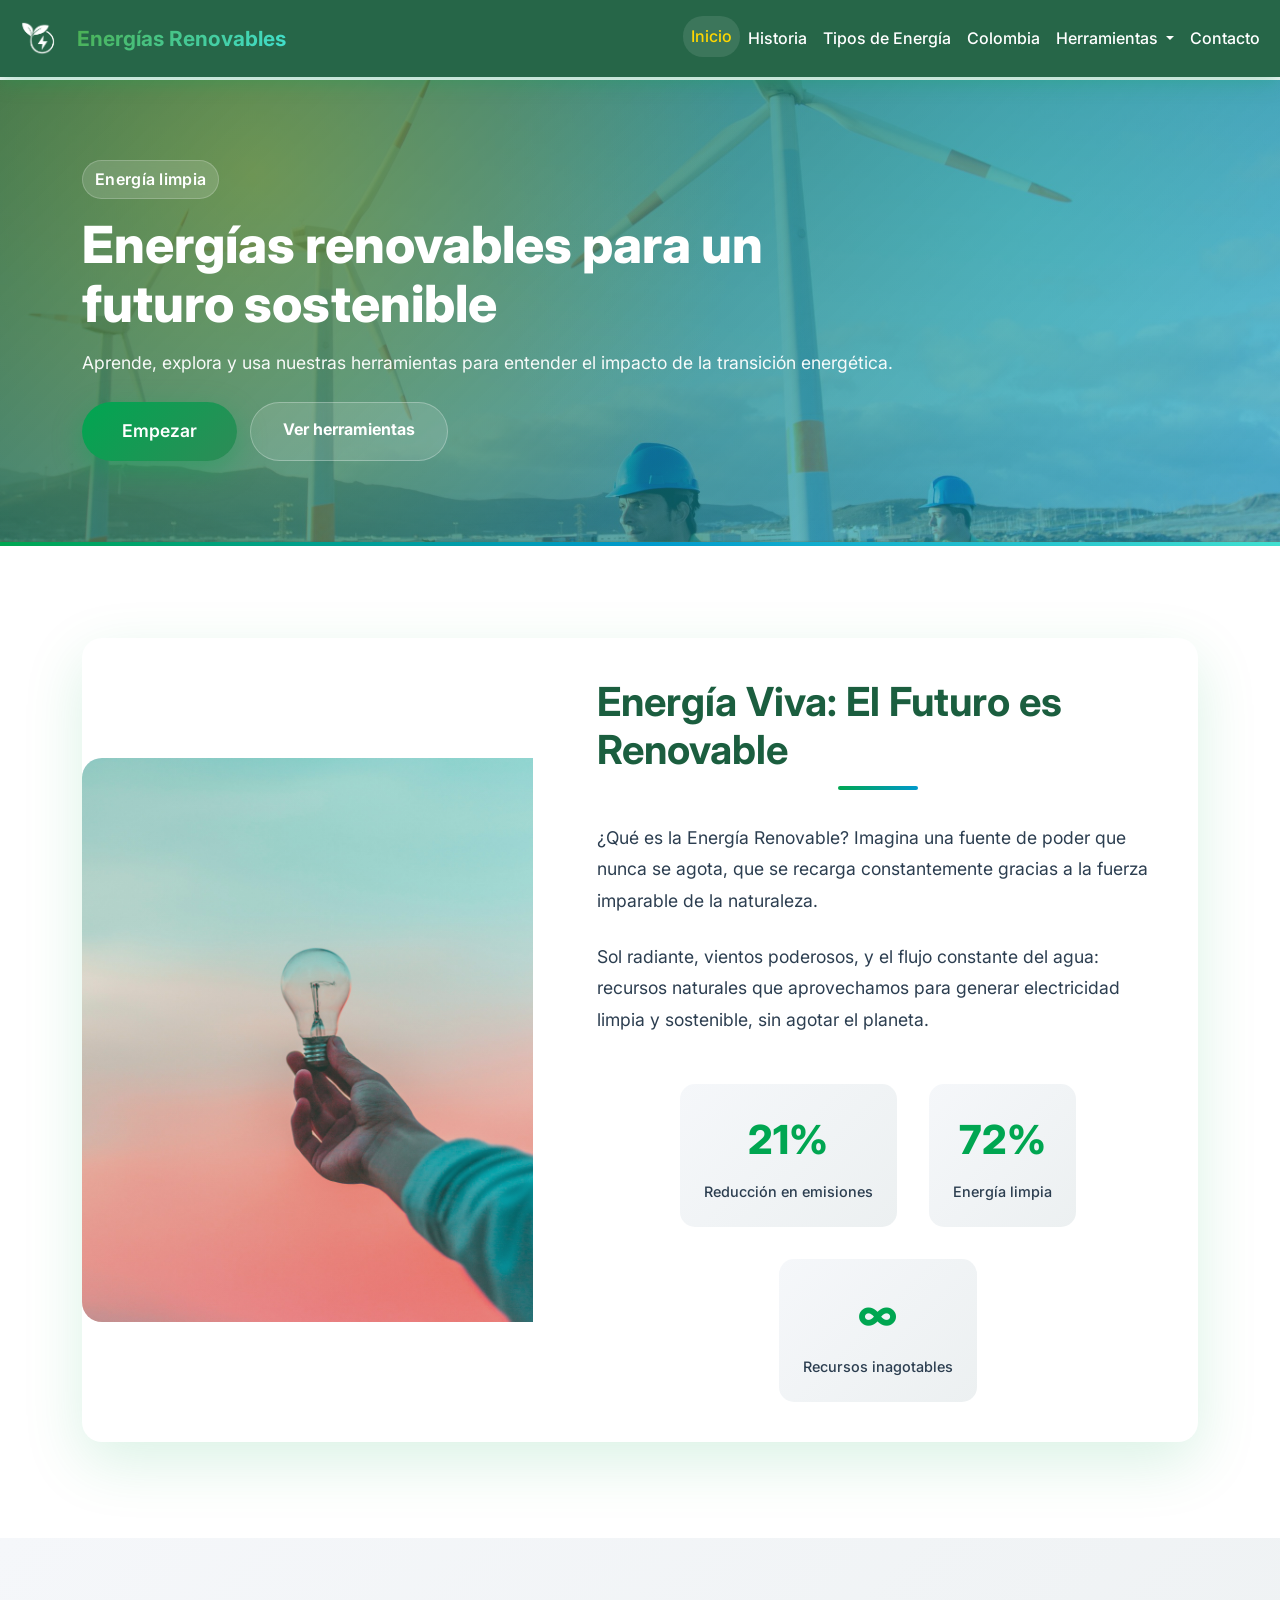
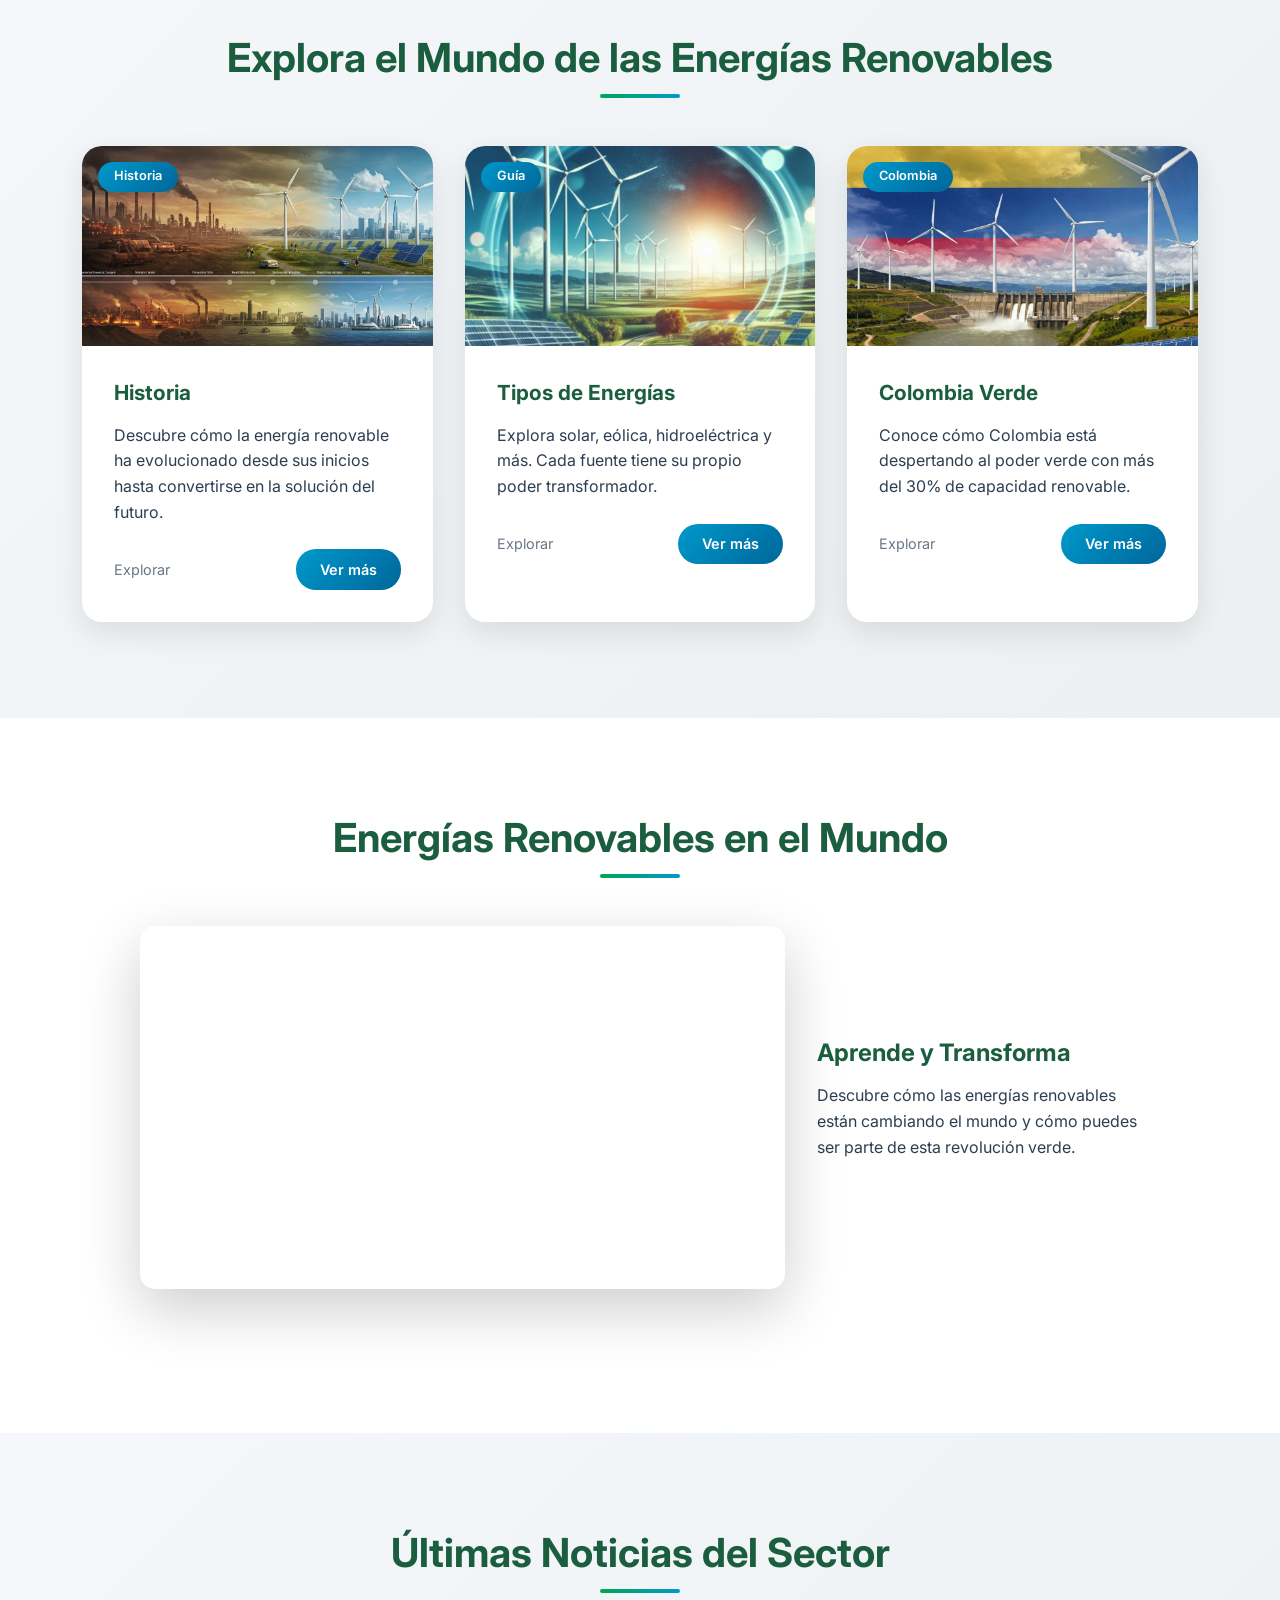
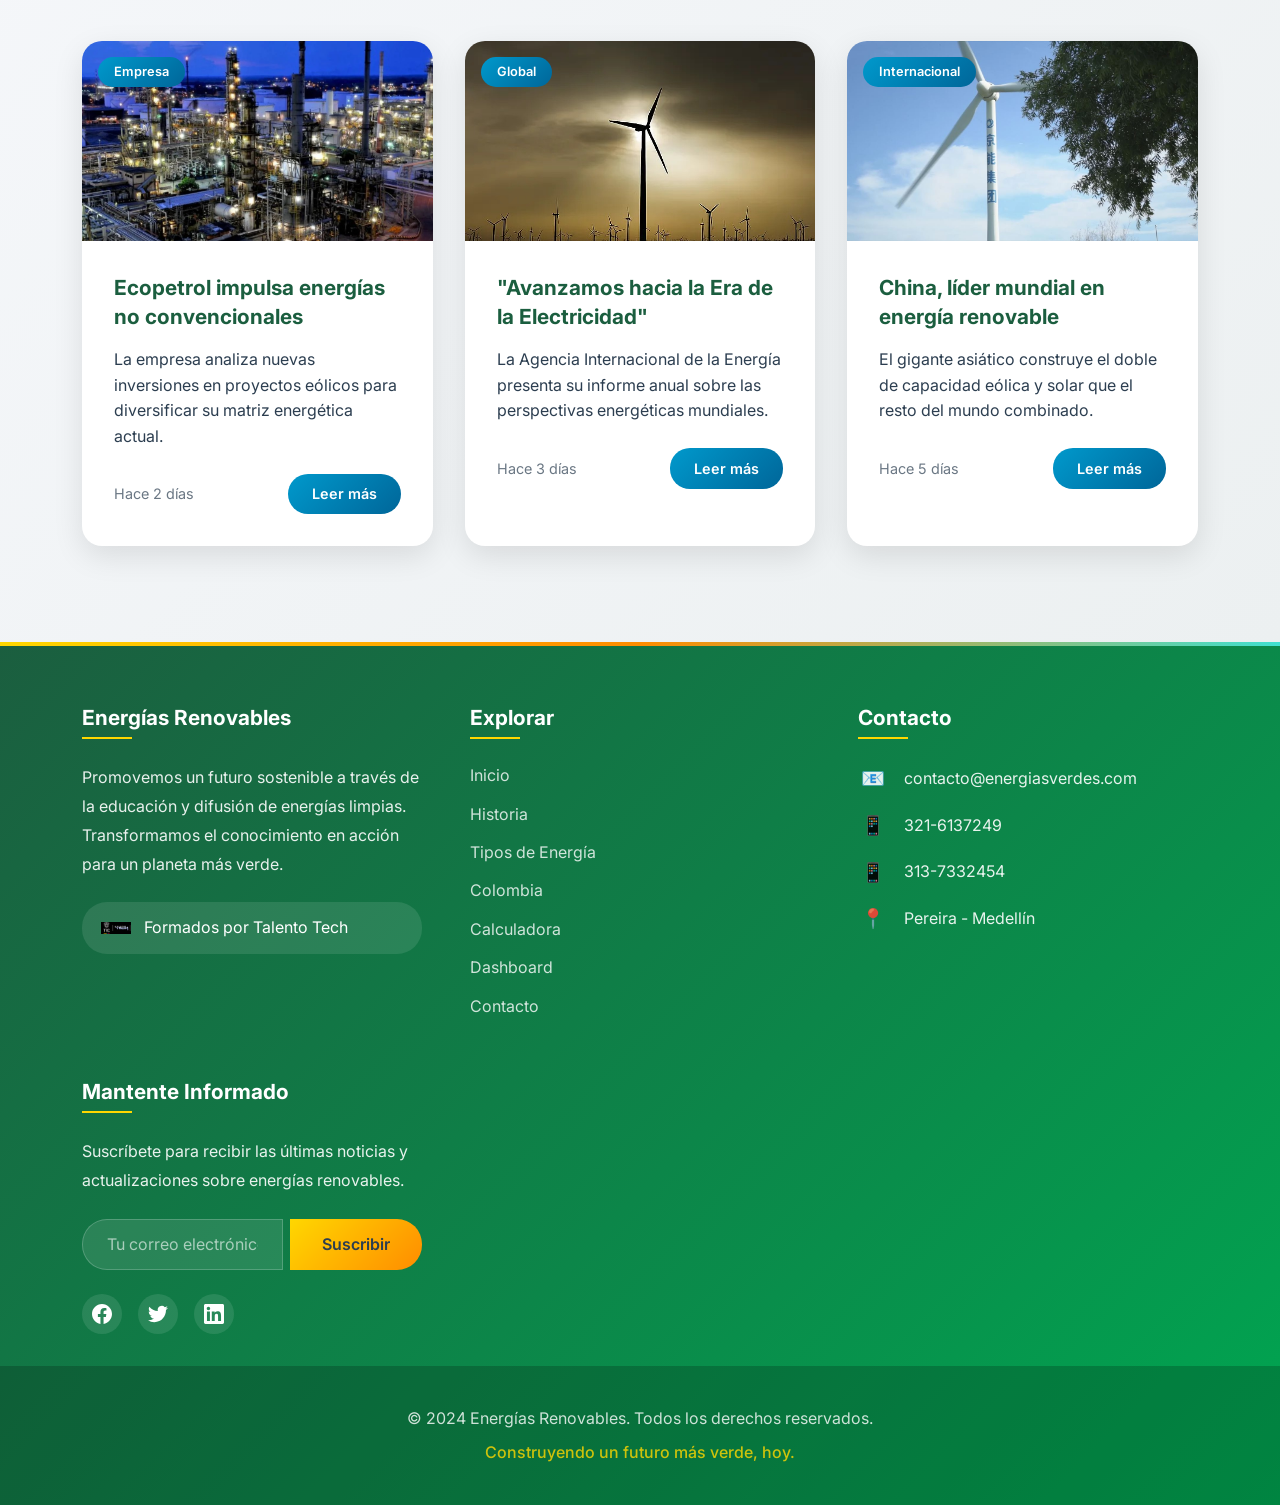
<file: index.html>
<!DOCTYPE html>
<html lang="es">
  <head>
    <meta charset="utf-8">
    <meta name="viewport" content="width=device-width, initial-scale=1">
    <title>Energías Renovables - Futuro Sostenible</title>
    <meta name="description" content="Descubre el poder de las energías renovables en Colombia y el mundo. Información, calculadoras y noticias sobre energía limpia.">
    <link rel="icon" href="img/favicon.png" type="image/x-icon">
    <link href="https://cdn.jsdelivr.net/npm/bootstrap@5.3.5/dist/css/bootstrap.min.css" rel="stylesheet" integrity="sha384-SgOJa3DmI69IUzQ2PVdRZhwQ+dy64/BUtbMJw1MZ8t5HZApcHrRKUc4W0kG879m7" crossorigin="anonymous">
    <link rel="stylesheet" href="css/estilos.css">
    <link rel="preconnect" href="https://fonts.googleapis.com">
    <link rel="preconnect" href="https://fonts.gstatic.com" crossorigin>
    <link href="https://fonts.googleapis.com/css2?family=Inter:wght@300;400;500;600;700;800&display=swap" rel="stylesheet">
  </head>
  <body>
    <!-- Navegación Moderna -->
    <header class="header-moderno">
      <nav class="navbar navbar-expand-lg navbar-dark">
        <div class="container-fluid">
          <a class="navbar-brand" href="index.html">
            <img src="img/logo-energias.png" alt="Logo Energías Renovables" height="35">
            <span class="brand-text">Energías Renovables</span>
          </a>
          <button class="navbar-toggler" type="button" data-bs-toggle="collapse" data-bs-target="#navbarNav" aria-controls="navbarNav" aria-expanded="false" aria-label="Toggle navigation">
            <span class="navbar-toggler-icon"></span>
          </button>
          <div class="collapse navbar-collapse" id="navbarNav">
            <ul class="navbar-nav ms-auto">
              <li class="nav-item">
                <a class="nav-link active" href="index.html">Inicio</a>
              </li>
              <li class="nav-item">
                <a class="nav-link" href="html/historia.html">Historia</a>
              </li>
              <li class="nav-item">
                <a class="nav-link" href="html/tipos-energias.html">Tipos de Energía</a>
              </li>
              <li class="nav-item">
                <a class="nav-link" href="html/colombia.html">Colombia</a>
              </li>
              <li class="nav-item dropdown">
                <a class="nav-link dropdown-toggle" href="#" role="button" data-bs-toggle="dropdown" aria-expanded="false">
                  Herramientas
                </a>
                <ul class="dropdown-menu">
                  <li><a class="dropdown-item" href="html/calculadora.html">Calculadora</a></li>
                  <li><hr class="dropdown-divider"></li>
                  <li><a class="dropdown-item" href="html/dashboard.html">Dashboard</a></li>
                </ul>
              </li>
              <li class="nav-item">
                <a class="nav-link" href="html/contactos.html">Contacto</a>
              </li>
            </ul>
          </div>
        </div>
      </nav>
    </header>

    <section class="tools-hero tools-hero--home">
      <div class="container">
        <div class="tools-hero-content">
          <p class="tools-kicker">Energía limpia</p>
          <h1 class="tools-title">Energías renovables para un futuro sostenible</h1>
          <p class="tools-subtitle">Aprende, explora y usa nuestras herramientas para entender el impacto de la transición energética.</p>
          <div class="tools-hero-actions">
            <a class="btn btn-hero" href="#intro">Empezar</a>
            <a class="btn btn-hero-outline" href="html/calculos.html">Ver herramientas</a>
          </div>
        </div>
      </div>
      <div class="tools-hero-overlay"></div>
    </section>

    <!-- Sección de Introducción Mejorada -->
    <section id="intro" class="intro-section">
      <div class="container">
        <div class="intro-card">
          <div class="row align-items-center">
            <div class="col-lg-5">
              <div class="intro-image">
                <img src="img/introduccion-energia.jpg" alt="Introducción a las energías renovables" class="img-fluid">
                <div class="image-overlay"></div>
              </div>
            </div>
            <div class="col-lg-7">
              <div class="intro-content">
                <h2 class="section-title">Energía Viva: El Futuro es Renovable</h2>
                <div class="intro-text">
                  <p>¿Qué es la Energía Renovable? Imagina una fuente de poder que nunca se agota, que se recarga constantemente gracias a la fuerza imparable de la naturaleza.</p>
                  <p>Sol radiante, vientos poderosos, y el flujo constante del agua: recursos naturales que aprovechamos para generar electricidad limpia y sostenible, sin agotar el planeta.</p>
                  <div class="stats-row">
                    <div class="stat-item">
                      <div class="stat-number">30%</div>
                      <div class="stat-label">Reducción en emisiones</div>
                    </div>
                    <div class="stat-item">
                      <div class="stat-number">100%</div>
                      <div class="stat-label">Energía limpia</div>
                    </div>
                    <div class="stat-item">
                      <div class="stat-number">∞</div>
                      <div class="stat-label">Recursos inagotables</div>
                    </div>
                  </div>
                </div>
              </div>
            </div>
          </div>
        </div>
      </div>
    </section>

    <!-- Sección de Tarjetas de Servicios -->
    <section id="tipos" class="services-section">
      <div class="container">
        <h2 class="section-title text-center">Explora el Mundo de las Energías Renovables</h2>
        <div class="news-grid">
          <article class="news-card">
            <div class="news-image">
              <img src="img/historia-energia-renovable.jpg" alt="Historia de las energías renovables">
              <div class="news-category">Historia</div>
            </div>
            <div class="news-content">
              <h3>Historia</h3>
              <p>Descubre cómo la energía renovable ha evolucionado desde sus inicios hasta convertirse en la solución del futuro.</p>
              <div class="news-meta">
                <span class="news-date">Explorar</span>
                <a href="html/historia.html" class="btn btn-news">Ver más</a>
              </div>
            </div>
          </article>

          <article class="news-card">
            <div class="news-image">
              <img src="img/tipos-energias-renovables.jpg" alt="Tipos de energías renovables">
              <div class="news-category">Guía</div>
            </div>
            <div class="news-content">
              <h3>Tipos de Energías</h3>
              <p>Explora solar, eólica, hidroeléctrica y más. Cada fuente tiene su propio poder transformador.</p>
              <div class="news-meta">
                <span class="news-date">Explorar</span>
                <a href="html/tipos-energias.html" class="btn btn-news">Ver más</a>
              </div>
            </div>
          </article>

          <article class="news-card">
            <div class="news-image">
              <img src="img/colombia-situacion.jpg" alt="Situación energética en Colombia">
              <div class="news-category">Colombia</div>
            </div>
            <div class="news-content">
              <h3>Colombia Verde</h3>
              <p>Conoce cómo Colombia está despertando al poder verde con más del 30% de capacidad renovable.</p>
              <div class="news-meta">
                <span class="news-date">Explorar</span>
                <a href="html/colombia.html" class="btn btn-news">Ver más</a>
              </div>
            </div>
          </article>
        </div>
      </div>
    </section>

    <!-- Sección de Video Educativo -->
    <section class="video-section">
      <div class="container">
        <h2 class="section-title text-center">Energías Renovables en el Mundo</h2>
        <div class="video-container">
          <div class="video-wrapper">
            <iframe src="https://www.youtube.com/embed/qWp46yzMimQ" title="Energías renovables, la alternativa limpia" frameborder="0" allowfullscreen></iframe>
          </div>
          <div class="video-info">
            <h3>Aprende y Transforma</h3>
            <p>Descubre cómo las energías renovables están cambiando el mundo y cómo puedes ser parte de esta revolución verde.</p>
          </div>
        </div>
      </div>
    </section>

    <!-- Sección de Noticias Actualizada -->
    <section class="news-section">
      <div class="container">
        <h2 class="section-title text-center">Últimas Noticias del Sector</h2>
        <div class="news-grid">
          <article class="news-card">
            <div class="news-image">
              <img src="img/noticia_1.jpg" alt="Ecopetrol energías renovables">
              <div class="news-category">Empresa</div>
            </div>
            <div class="news-content">
              <h3>Ecopetrol impulsa energías no convencionales</h3>
              <p>La empresa analiza nuevas inversiones en proyectos eólicos para diversificar su matriz energética actual.</p>
              <div class="news-meta">
                <span class="news-date">Hace 2 días</span>
                <a href="https://www.larepublica.co/economia/ecopetrol-analiza-apuesta-de-nuevas-inversiones-en-fuentes-de-energia-no-convencionales-4090739" class="btn btn-news" target="_blank">Leer más</a>
              </div>
            </div>
          </article>

          <article class="news-card">
            <div class="news-image">
              <img src="img/noticia_2.jpg" alt="Era de la electricidad">
              <div class="news-category">Global</div>
            </div>
            <div class="news-content">
              <h3>"Avanzamos hacia la Era de la Electricidad"</h3>
              <p>La Agencia Internacional de la Energía presenta su informe anual sobre las perspectivas energéticas mundiales.</p>
              <div class="news-meta">
                <span class="news-date">Hace 3 días</span>
                <a href="https://www.elmundo.es/ciencia-y-salud/medio-ambiente/2024/10/16/670f58ebfdddffd0828b45a1.html" class="btn btn-news" target="_blank">Leer más</a>
              </div>
            </div>
          </article>

          <article class="news-card">
            <div class="news-image">
              <img src="img/noticia_3.jpg" alt="China energía renovable">
              <div class="news-category">Internacional</div>
            </div>
            <div class="news-content">
              <h3>China, líder mundial en energía renovable</h3>
              <p>El gigante asiático construye el doble de capacidad eólica y solar que el resto del mundo combinado.</p>
              <div class="news-meta">
                <span class="news-date">Hace 5 días</span>
                <a href="https://www.eitb.eus/es/noticias/economia/detalle/9541318/china-lider-en-produccion-de-energia-renovable-a-nivel-mundial/" class="btn btn-news" target="_blank">Leer más</a>
              </div>
            </div>
          </article>
        </div>
      </div>
    </section>

    <!-- Footer Profesional Moderno -->
    <footer class="footer-moderno">
      <div class="footer-top">
        <div class="container">
          <div class="footer-grid">
            <!-- Sobre Nosotros -->
            <div class="footer-column">
              <h4 class="footer-title">Energías Renovables</h4>
              <p class="footer-description">
                Promovemos un futuro sostenible a través de la educación y difusión de energías limpias. 
                Transformamos el conocimiento en acción para un planeta más verde.
              </p>
              <div class="footer-logo">
                <img src="img/logo-talento-tech.png" alt="Talento Tech" class="talento-logo">
                <span>Formados por Talento Tech</span>
              </div>
            </div>

            <!-- Enlaces Rápidos -->
            <div class="footer-column">
              <h4 class="footer-title">Explorar</h4>
              <ul class="footer-links">
                <li><a href="index.html">Inicio</a></li>
                <li><a href="html/historia.html">Historia</a></li>
                <li><a href="html/tipos-energias.html">Tipos de Energía</a></li>
                <li><a href="html/colombia.html">Colombia</a></li>
                <li><a href="html/calculadora.html">Calculadora</a></li>
                <li><a href="html/dashboard.html">Dashboard</a></li>
                <li><a href="html/contactos.html">Contacto</a></li>
              </ul>
            </div>

            <!-- Contacto -->
            <div class="footer-column">
              <h4 class="footer-title">Contacto</h4>
              <div class="contact-info">
                <div class="contact-item">
                  <span class="contact-icon">📧</span>
                  <a href="mailto:contacto@energiasverdes.com">contacto@energiasverdes.com</a>
                </div>
                <div class="contact-item">
                  <span class="contact-icon">📱</span>
                  <a href="tel:3216137249">321-6137249</a>
                </div>
                <div class="contact-item">
                  <span class="contact-icon">📱</span>
                  <a href="tel:3137332454">313-7332454</a>
                </div>
                <div class="contact-item">
                  <span class="contact-icon">📍</span>
                  <span>Pereira - Medellín</span>
                </div>
              </div>
            </div>

            <!-- Newsletter -->
            <div class="footer-column">
              <h4 class="footer-title">Mantente Informado</h4>
              <p class="footer-description">
                Suscríbete para recibir las últimas noticias y actualizaciones sobre energías renovables.
              </p>
              <form class="newsletter-form" id="newsletterForm">
                <div class="input-group">
                  <input type="email" class="form-control" placeholder="Tu correo electrónico" required>
                  <button type="submit" class="btn btn-newsletter">
                    <span>Suscribir</span>
                  </button>
                </div>
              </form>
              <div class="social-links">
                <a href="#" title="Facebook" class="social-link">
                  <svg width="20" height="20" fill="currentColor" viewBox="0 0 24 24">
                    <path d="M24 12.073c0-6.627-5.373-12-12-12s-12 5.373-12 12c0 5.99 4.388 10.954 10.125 11.854v-8.385H7.078v-3.47h3.047V9.43c0-3.007 1.792-4.669 4.533-4.669 1.312 0 2.686.235 2.686.235v2.953H15.83c-1.491 0-1.956.925-1.956 1.874v2.25h3.328l-.532 3.47h-2.796v8.385C19.612 23.027 24 18.062 24 12.073z"/>
                  </svg>
                </a>
                <a href="#" title="Twitter" class="social-link">
                  <svg width="20" height="20" fill="currentColor" viewBox="0 0 24 24">
                    <path d="M23.953 4.57a10 10 0 01-2.825.775 4.958 4.958 0 002.163-2.723c-.951.555-2.005.959-3.127 1.184a4.92 4.92 0 00-8.384 4.482C7.69 8.095 4.067 6.13 1.64 3.162a4.822 4.822 0 00-.666 2.475c0 1.71.87 3.213 2.188 4.096a4.904 4.904 0 01-2.228-.616v.06a4.923 4.923 0 003.946 4.827 4.996 4.996 0 01-2.212.085 4.936 4.936 0 004.604 3.417 9.867 9.867 0 01-6.102 2.105c-.39 0-.779-.023-1.17-.067a13.995 13.995 0 007.557 2.209c9.053 0 13.998-7.496 13.998-13.985 0-.21 0-.42-.015-.63A9.935 9.935 0 0024 4.59z"/>
                  </svg>
                </a>
                <a href="#" title="LinkedIn" class="social-link">
                  <svg width="20" height="20" fill="currentColor" viewBox="0 0 24 24">
                    <path d="M20.447 20.452h-3.554v-5.569c0-1.328-.027-3.037-1.852-3.037-1.853 0-2.136 1.445-2.136 2.939v5.667H9.351V9h3.414v1.561h.046c.477-.9 1.637-1.85 3.37-1.85 3.601 0 4.267 2.37 4.267 5.455v6.286zM5.337 7.433c-1.144 0-2.063-.926-2.063-2.065 0-1.138.92-2.063 2.063-2.063 1.14 0 2.064.925 2.064 2.063 0 1.139-.925 2.065-2.064 2.065zm1.782 13.019H3.555V9h3.564v11.452zM22.225 0H1.771C.792 0 0 .774 0 1.729v20.542C0 23.227.792 24 1.771 24h20.451C23.2 24 24 23.227 24 22.271V1.729C24 .774 23.2 0 22.222 0h.003z"/>
                  </svg>
                </a>
              </div>
            </div>
          </div>
        </div>
      </div>
      
      <div class="footer-bottom">
        <div class="container">
          <div class="footer-bottom-content">
            <p>&copy; 2024 Energías Renovables. Todos los derechos reservados.</p>
            <p class="footer-slogan">Construyendo un futuro más verde, hoy.</p>
          </div>
        </div>
      </div>
    </footer>

    <!-- Scripts -->
    <script src="https://cdn.jsdelivr.net/npm/bootstrap@5.3.5/dist/js/bootstrap.bundle.min.js" integrity="sha384-k6d4wzSIapyDyv1kpU366/PK5hCdSbCRGRCMv+eplOQJWyd1fbcAu9OCUj5zNLiq" crossorigin="anonymous"></script>
    <script>
      // Smooth scroll para enlaces internos
      document.querySelectorAll('a[href^="#"]').forEach(anchor => {
        anchor.addEventListener('click', function (e) {
          e.preventDefault();
          const target = document.querySelector(this.getAttribute('href'));
          if (target) {
            target.scrollIntoView({
              behavior: 'smooth',
              block: 'start'
            });
          }
        });
      });

      // Animación de números en estadísticas
      function animateNumbers() {
        const stats = document.querySelectorAll('.stat-number');
        stats.forEach(stat => {
          const target = stat.textContent;
          const isPercentage = target.includes('%');
          const isInfinite = target === '∞';
          
          if (!isInfinite) {
            const number = parseInt(target);
            let current = 0;
            const increment = number / 50;
            const timer = setInterval(() => {
              current += increment;
              if (current >= number) {
                stat.textContent = target;
                clearInterval(timer);
              } else {
                stat.textContent = Math.floor(current) + (isPercentage ? '%' : '');
              }
            }, 30);
          }
        });
      }

      // Activar animación cuando sea visible
      const observer = new IntersectionObserver((entries) => {
        entries.forEach(entry => {
          if (entry.isIntersecting) {
            animateNumbers();
            observer.disconnect();
          }
        });
      });

      const statsSection = document.querySelector('.stats-row');
      if (statsSection) {
        observer.observe(statsSection);
      }

      // Newsletter form
      document.getElementById('newsletterForm').addEventListener('submit', function(e) {
        e.preventDefault();
        const email = this.querySelector('input[type="email"]').value;
        if (email) {
          // Aquí iría la lógica de suscripción
          alert('¡Gracias por suscribirte! Pronto recibirás nuestras noticias.');
          this.reset();
        }
      });
    </script>
  </body>
</html>
</file>
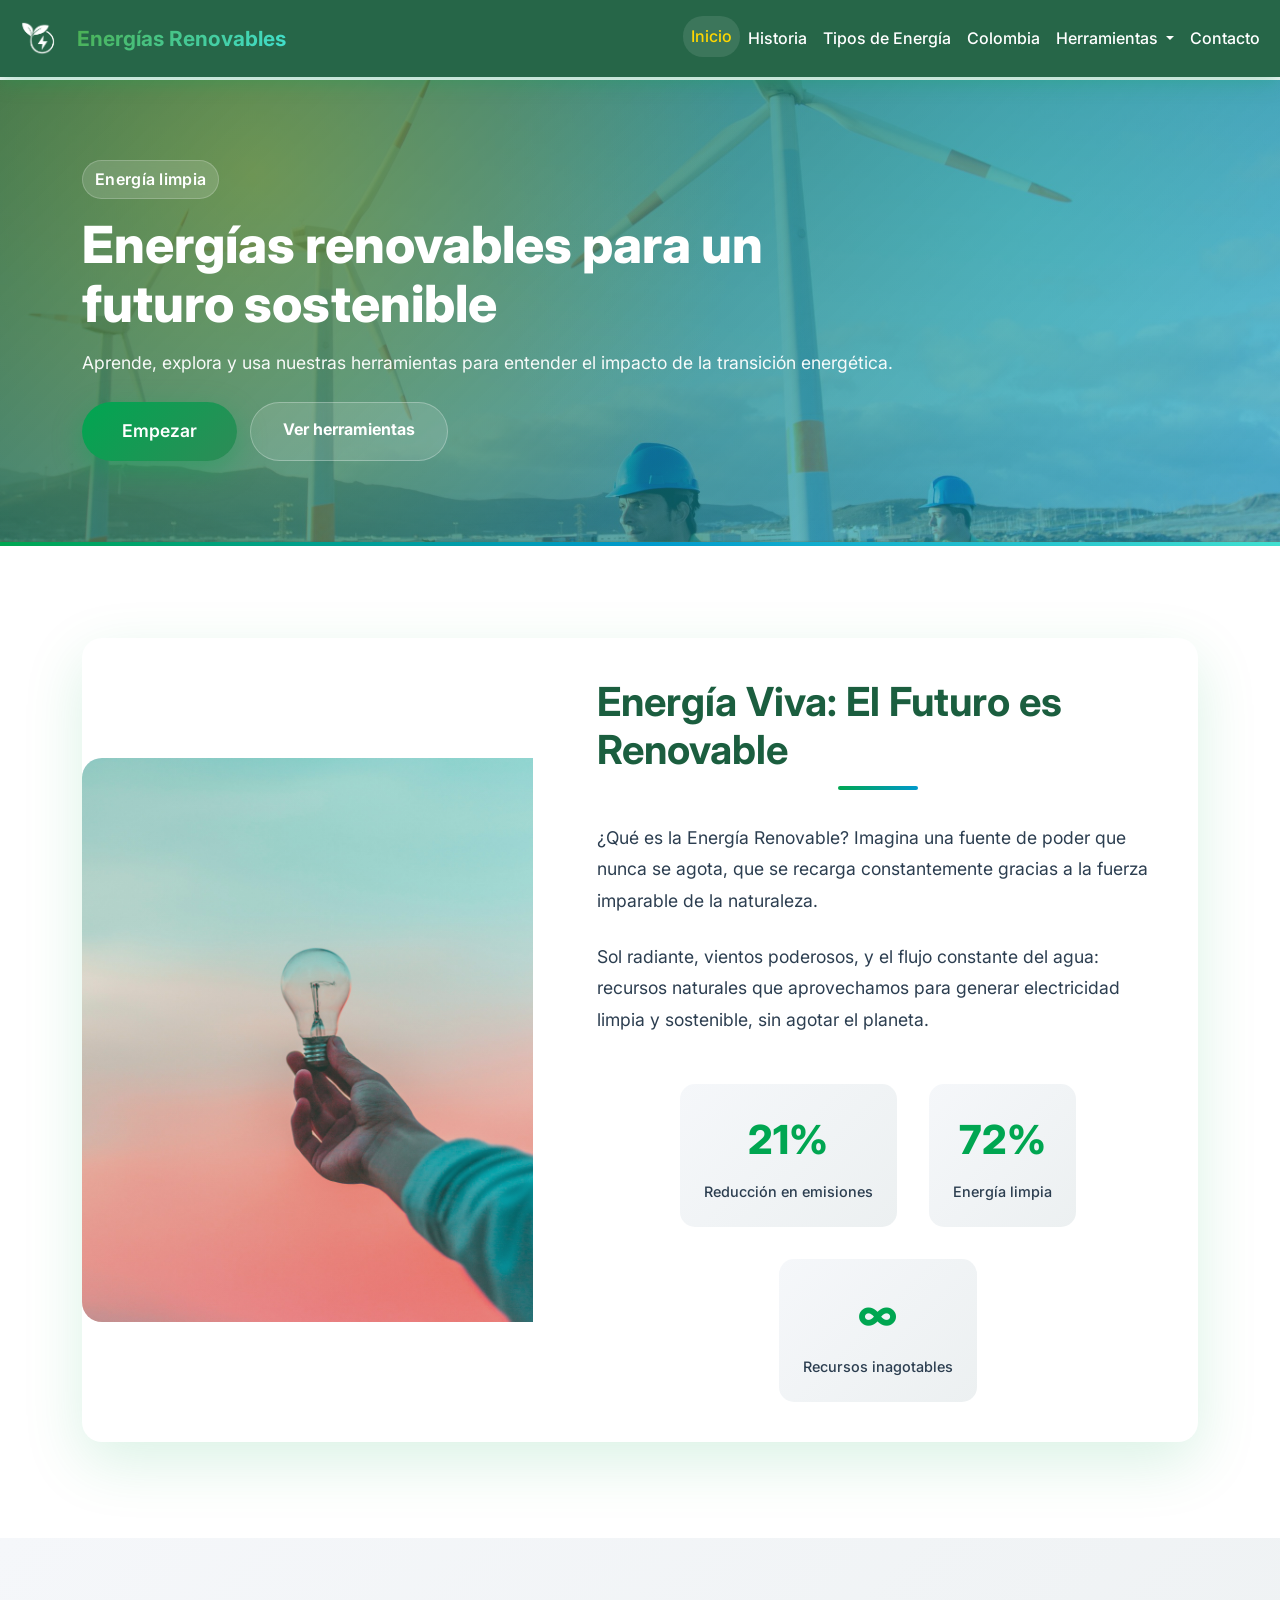
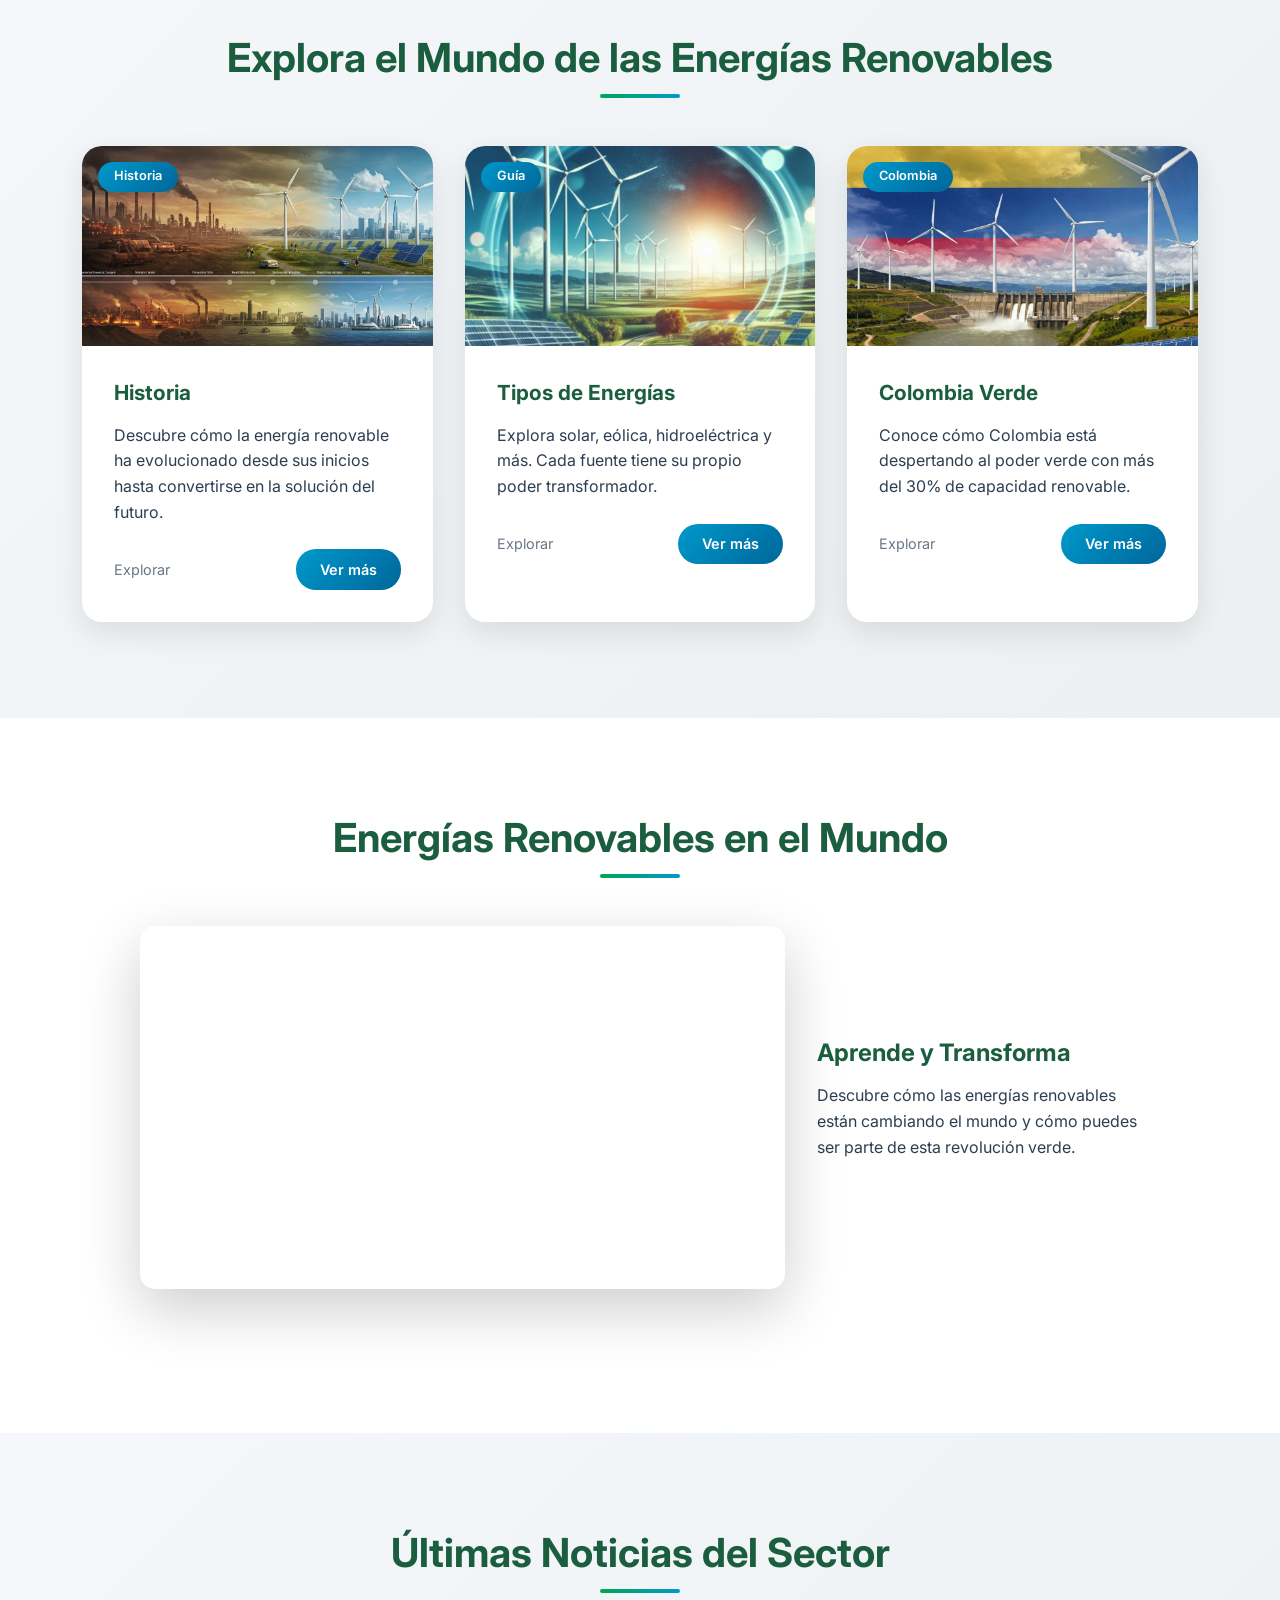
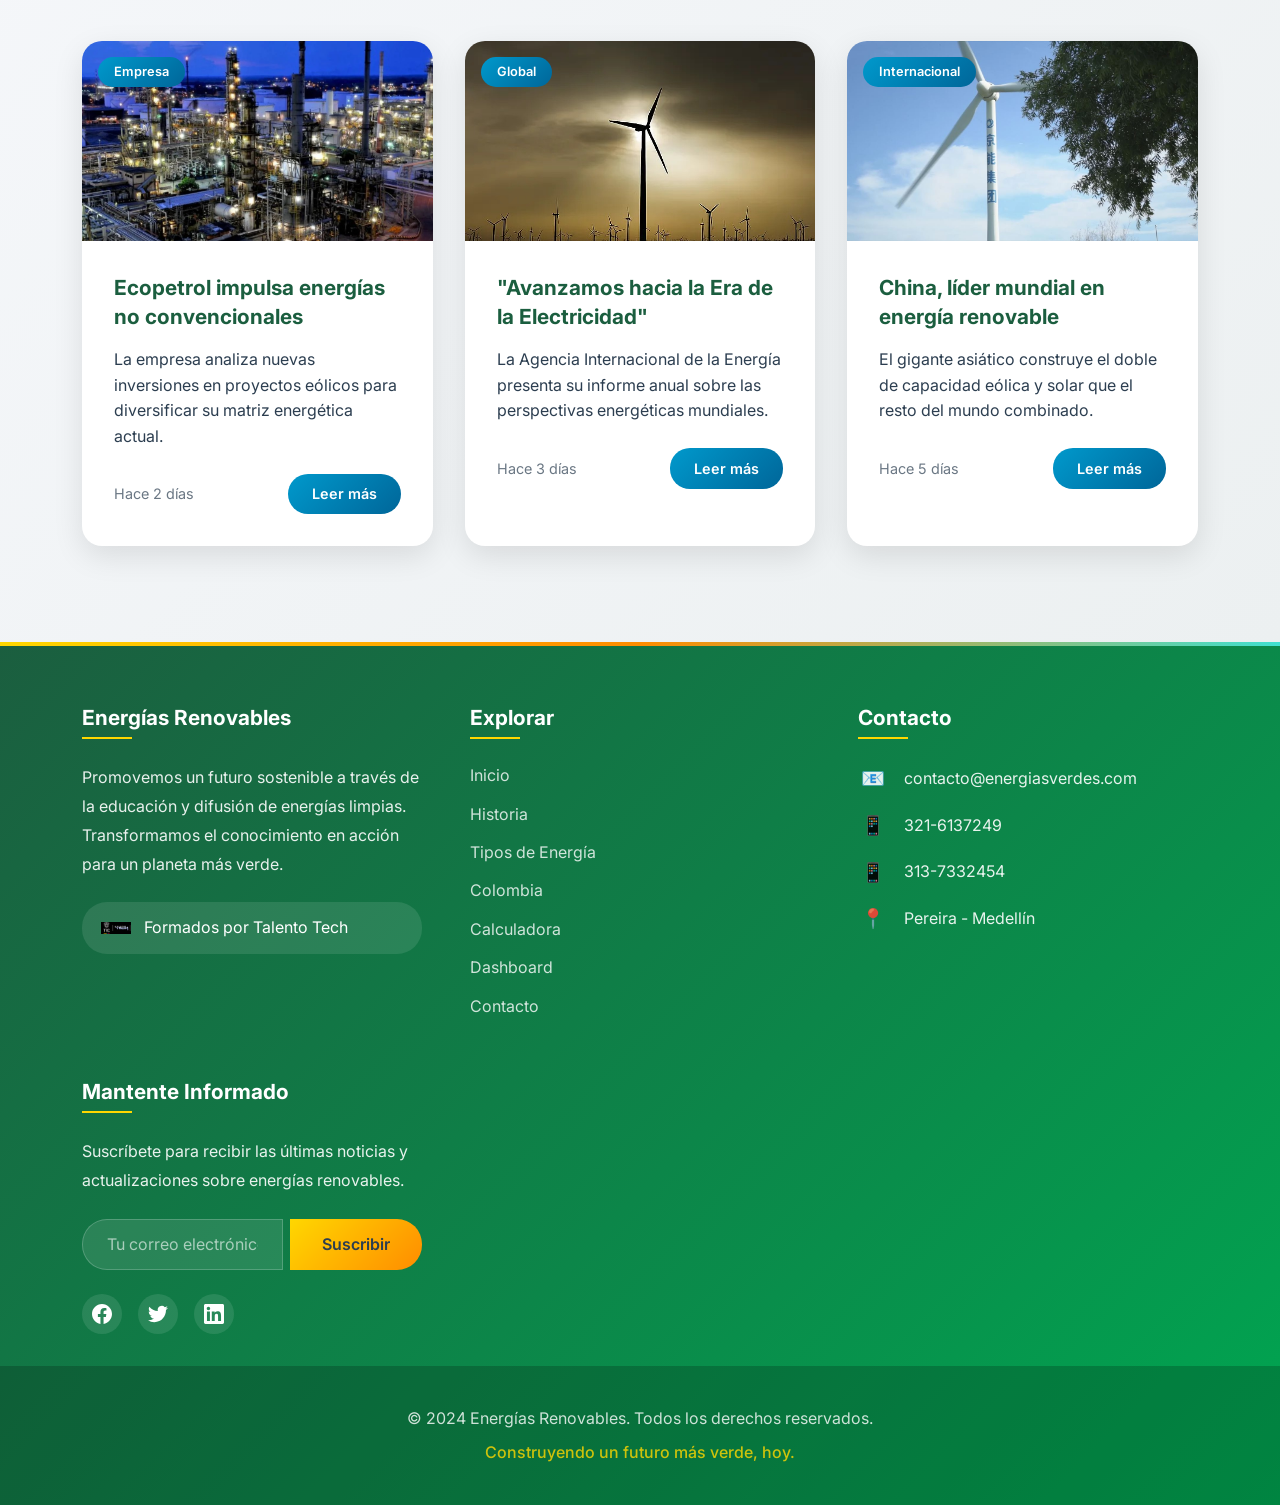
<file: html/index.html>
<!DOCTYPE html>
<html lang="es">
  <head>
    <meta charset="utf-8">
    <meta name="viewport" content="width=device-width, initial-scale=1">
    <title>Energías Renovables - Futuro Sostenible</title>
    <meta name="description" content="Descubre el poder de las energías renovables en Colombia y el mundo. Información, calculadoras y noticias sobre energía limpia.">
    <link rel="icon" href="/img/favicon.png" type="image/x-icon">
    <link href="https://cdn.jsdelivr.net/npm/bootstrap@5.3.5/dist/css/bootstrap.min.css" rel="stylesheet" integrity="sha384-SgOJa3DmI69IUzQ2PVdRZhwQ+dy64/BUtbMJw1MZ8t5HZApcHrRKUc4W0kG879m7" crossorigin="anonymous">
    <link rel="stylesheet" href="/css/estilos.css">
    <link rel="preconnect" href="https://fonts.googleapis.com">
    <link rel="preconnect" href="https://fonts.gstatic.com" crossorigin>
    <link href="https://fonts.googleapis.com/css2?family=Inter:wght@300;400;500;600;700;800&display=swap" rel="stylesheet">
  </head>
  <body>
    <!-- Navegación Moderna -->
    <header class="header-moderno">
      <nav class="navbar navbar-expand-lg navbar-dark">
        <div class="container-fluid">
          <a class="navbar-brand" href="index.html">
            <img src="/img/logo-energias.png" alt="Logo Energías Renovables" height="35">
            <span class="brand-text">Energías Renovables</span>
          </a>
          <button class="navbar-toggler" type="button" data-bs-toggle="collapse" data-bs-target="#navbarNav" aria-controls="navbarNav" aria-expanded="false" aria-label="Toggle navigation">
            <span class="navbar-toggler-icon"></span>
          </button>
          <div class="collapse navbar-collapse" id="navbarNav">
            <ul class="navbar-nav ms-auto">
              <li class="nav-item">
                <a class="nav-link active" href="index.html">Inicio</a>
              </li>
              <li class="nav-item">
                <a class="nav-link" href="historia.html">Historia</a>
              </li>
              <li class="nav-item">
                <a class="nav-link" href="tipos-energias.html">Tipos de Energía</a>
              </li>
              <li class="nav-item">
                <a class="nav-link" href="colombia.html">Colombia</a>
              </li>
              <li class="nav-item dropdown">
                <a class="nav-link dropdown-toggle" href="#" role="button" data-bs-toggle="dropdown" aria-expanded="false">
                  Herramientas
                </a>
                <ul class="dropdown-menu">
                  <li><a class="dropdown-item" href="calculos.html">Herramientas</a></li>
                  <li><hr class="dropdown-divider"></li>
                  <li><a class="dropdown-item" href="calculadora.html">Calculadora</a></li>
                  <li><hr class="dropdown-divider"></li>
                  <li><a class="dropdown-item" href="dashboard.html">Dashboard</a></li>
                </ul>
              </li>
              <li class="nav-item">
                <a class="nav-link" href="contactos.html">Contacto</a>
              </li>
            </ul>
          </div>
        </div>
      </nav>
    </header>

    <section class="tools-hero tools-hero--home">
      <div class="container">
        <div class="tools-hero-content">
          <p class="tools-kicker">Energía limpia</p>
          <h1 class="tools-title">Energías renovables para un futuro sostenible</h1>
          <p class="tools-subtitle">Aprende, explora y usa nuestras herramientas para entender el impacto de la transición energética.</p>
          <div class="tools-hero-actions">
            <a class="btn btn-hero" href="#intro">Empezar</a>
            <a class="btn btn-hero-outline" href="calculos.html">Ver herramientas</a>
          </div>
        </div>
      </div>
      <div class="tools-hero-overlay"></div>
    </section>

    <!-- Sección de Introducción Mejorada -->
    <section id="intro" class="intro-section">
      <div class="container">
        <div class="intro-card">
          <div class="row align-items-center">
            <div class="col-lg-5">
              <div class="intro-image">
                <img src="/img/introduccion-energia.jpg" alt="Introducción a las energías renovables" class="img-fluid">
                <div class="image-overlay"></div>
              </div>
            </div>
            <div class="col-lg-7">
              <div class="intro-content">
                <h2 class="section-title">Energía Viva: El Futuro es Renovable</h2>
                <div class="intro-text">
                  <p>¿Qué es la Energía Renovable? Imagina una fuente de poder que nunca se agota, que se recarga constantemente gracias a la fuerza imparable de la naturaleza.</p>
                  <p>Sol radiante, vientos poderosos, y el flujo constante del agua: recursos naturales que aprovechamos para generar electricidad limpia y sostenible, sin agotar el planeta.</p>
                  <div class="stats-row">
                    <div class="stat-item">
                      <div class="stat-number">30%</div>
                      <div class="stat-label">Reducción en emisiones</div>
                    </div>
                    <div class="stat-item">
                      <div class="stat-number">100%</div>
                      <div class="stat-label">Energía limpia</div>
                    </div>
                    <div class="stat-item">
                      <div class="stat-number">∞</div>
                      <div class="stat-label">Recursos inagotables</div>
                    </div>
                  </div>
                </div>
              </div>
            </div>
          </div>
        </div>
      </div>
    </section>

    <!-- Sección de Tarjetas de Servicios -->
    <section id="tipos" class="services-section">
      <div class="container">
        <h2 class="section-title text-center">Explora el Mundo de las Energías Renovables</h2>
        <div class="news-grid">
          <article class="news-card">
            <div class="news-image">
              <img src="/img/historia-energia-renovable.jpg" alt="Historia de las energías renovables">
              <div class="news-category">Historia</div>
            </div>
            <div class="news-content">
              <h3>Historia</h3>
              <p>Descubre cómo la energía renovable ha evolucionado desde sus inicios hasta convertirse en la solución del futuro.</p>
              <div class="news-meta">
                <span class="news-date">Explorar</span>
                <a href="historia.html" class="btn btn-news">Ver más</a>
              </div>
            </div>
          </article>

          <article class="news-card">
            <div class="news-image">
              <img src="/img/tipos-energias-renovables.jpg" alt="Tipos de energías renovables">
              <div class="news-category">Guía</div>
            </div>
            <div class="news-content">
              <h3>Tipos de Energías</h3>
              <p>Explora solar, eólica, hidroeléctrica y más. Cada fuente tiene su propio poder transformador.</p>
              <div class="news-meta">
                <span class="news-date">Explorar</span>
                <a href="tipos-energias.html" class="btn btn-news">Ver más</a>
              </div>
            </div>
          </article>

          <article class="news-card">
            <div class="news-image">
              <img src="/img/colombia-situacion.jpg" alt="Situación energética en Colombia">
              <div class="news-category">Colombia</div>
            </div>
            <div class="news-content">
              <h3>Colombia Verde</h3>
              <p>Conoce cómo Colombia está despertando al poder verde con más del 30% de capacidad renovable.</p>
              <div class="news-meta">
                <span class="news-date">Explorar</span>
                <a href="colombia.html" class="btn btn-news">Ver más</a>
              </div>
            </div>
          </article>
        </div>
      </div>
    </section>

    <!-- Sección de Video Educativo -->
    <section class="video-section">
      <div class="container">
        <h2 class="section-title text-center">Energías Renovables en el Mundo</h2>
        <div class="video-container">
          <div class="video-wrapper">
            <iframe src="https://www.youtube.com/embed/qWp46yzMimQ" title="Energías renovables, la alternativa limpia" frameborder="0" allowfullscreen></iframe>
          </div>
          <div class="video-info">
            <h3>Aprende y Transforma</h3>
            <p>Descubre cómo las energías renovables están cambiando el mundo y cómo puedes ser parte de esta revolución verde.</p>
          </div>
        </div>
      </div>
    </section>

    <!-- Sección de Noticias Actualizada -->
    <section class="news-section">
      <div class="container">
        <h2 class="section-title text-center">Últimas Noticias del Sector</h2>
        <div class="news-grid">
          <article class="news-card">
            <div class="news-image">
              <img src="/img/noticia_1.jpg" alt="Ecopetrol energías renovables">
              <div class="news-category">Empresa</div>
            </div>
            <div class="news-content">
              <h3>Ecopetrol impulsa energías no convencionales</h3>
              <p>La empresa analiza nuevas inversiones en proyectos eólicos para diversificar su matriz energética actual.</p>
              <div class="news-meta">
                <span class="news-date">Hace 2 días</span>
                <a href="https://www.larepublica.co/economia/ecopetrol-analiza-apuesta-de-nuevas-inversiones-en-fuentes-de-energia-no-convencionales-4090739" class="btn btn-news" target="_blank">Leer más</a>
              </div>
            </div>
          </article>

          <article class="news-card">
            <div class="news-image">
              <img src="/img/noticia_2.jpg" alt="Era de la electricidad">
              <div class="news-category">Global</div>
            </div>
            <div class="news-content">
              <h3>"Avanzamos hacia la Era de la Electricidad"</h3>
              <p>La Agencia Internacional de la Energía presenta su informe anual sobre las perspectivas energéticas mundiales.</p>
              <div class="news-meta">
                <span class="news-date">Hace 3 días</span>
                <a href="https://www.elmundo.es/ciencia-y-salud/medio-ambiente/2024/10/16/670f58ebfdddffd0828b45a1.html" class="btn btn-news" target="_blank">Leer más</a>
              </div>
            </div>
          </article>

          <article class="news-card">
            <div class="news-image">
              <img src="/img/noticia_3.jpg" alt="China energía renovable">
              <div class="news-category">Internacional</div>
            </div>
            <div class="news-content">
              <h3>China, líder mundial en energía renovable</h3>
              <p>El gigante asiático construye el doble de capacidad eólica y solar que el resto del mundo combinado.</p>
              <div class="news-meta">
                <span class="news-date">Hace 5 días</span>
                <a href="https://www.eitb.eus/es/noticias/economia/detalle/9541318/china-lider-en-produccion-de-energia-renovable-a-nivel-mundial/" class="btn btn-news" target="_blank">Leer más</a>
              </div>
            </div>
          </article>
        </div>
      </div>
    </section>

    <!-- Footer Profesional Moderno -->
    <footer class="footer-moderno">
      <div class="footer-top">
        <div class="container">
          <div class="footer-grid">
            <!-- Sobre Nosotros -->
            <div class="footer-column">
              <h4 class="footer-title">Energías Renovables</h4>
              <p class="footer-description">
                Promovemos un futuro sostenible a través de la educación y difusión de energías limpias. 
                Transformamos el conocimiento en acción para un planeta más verde.
              </p>
              <div class="footer-logo">
                <img src="/img/logo-talento-tech.png" alt="Talento Tech" class="talento-logo">
                <span>Formados por Talento Tech</span>
              </div>
            </div>

            <!-- Enlaces Rápidos -->
            <div class="footer-column">
              <h4 class="footer-title">Explorar</h4>
              <ul class="footer-links">
                <li><a href="index.html">Inicio</a></li>
                <li><a href="historia.html">Historia</a></li>
                <li><a href="tipos-energias.html">Tipos de Energía</a></li>
                <li><a href="colombia.html">Colombia</a></li>
                <li><a href="calculadora.html">Calculadora</a></li>
                <li><a href="dashboard.html">Dashboard</a></li>
                <li><a href="contactos.html">Contacto</a></li>
              </ul>
            </div>

            <!-- Contacto -->
            <div class="footer-column">
              <h4 class="footer-title">Contacto</h4>
              <div class="contact-info">
                <div class="contact-item">
                  <span class="contact-icon">📧</span>
                  <a href="mailto:contacto@energiasverdes.com">contacto@energiasverdes.com</a>
                </div>
                <div class="contact-item">
                  <span class="contact-icon">📱</span>
                  <a href="tel:3216137249">321-6137249</a>
                </div>
                <div class="contact-item">
                  <span class="contact-icon">📱</span>
                  <a href="tel:3137332454">313-7332454</a>
                </div>
                <div class="contact-item">
                  <span class="contact-icon">📍</span>
                  <span>Pereira - Medellín</span>
                </div>
              </div>
            </div>

            <!-- Newsletter -->
            <div class="footer-column">
              <h4 class="footer-title">Mantente Informado</h4>
              <p class="footer-description">
                Suscríbete para recibir las últimas noticias y actualizaciones sobre energías renovables.
              </p>
              <form class="newsletter-form" id="newsletterForm">
                <div class="input-group">
                  <input type="email" class="form-control" placeholder="Tu correo electrónico" required>
                  <button type="submit" class="btn btn-newsletter">
                    <span>Suscribir</span>
                  </button>
                </div>
              </form>
              <div class="social-links">
                <a href="#" title="Facebook" class="social-link">
                  <svg width="20" height="20" fill="currentColor" viewBox="0 0 24 24">
                    <path d="M24 12.073c0-6.627-5.373-12-12-12s-12 5.373-12 12c0 5.99 4.388 10.954 10.125 11.854v-8.385H7.078v-3.47h3.047V9.43c0-3.007 1.792-4.669 4.533-4.669 1.312 0 2.686.235 2.686.235v2.953H15.83c-1.491 0-1.956.925-1.956 1.874v2.25h3.328l-.532 3.47h-2.796v8.385C19.612 23.027 24 18.062 24 12.073z"/>
                  </svg>
                </a>
                <a href="#" title="Twitter" class="social-link">
                  <svg width="20" height="20" fill="currentColor" viewBox="0 0 24 24">
                    <path d="M23.953 4.57a10 10 0 01-2.825.775 4.958 4.958 0 002.163-2.723c-.951.555-2.005.959-3.127 1.184a4.92 4.92 0 00-8.384 4.482C7.69 8.095 4.067 6.13 1.64 3.162a4.822 4.822 0 00-.666 2.475c0 1.71.87 3.213 2.188 4.096a4.904 4.904 0 01-2.228-.616v.06a4.923 4.923 0 003.946 4.827 4.996 4.996 0 01-2.212.085 4.936 4.936 0 004.604 3.417 9.867 9.867 0 01-6.102 2.105c-.39 0-.779-.023-1.17-.067a13.995 13.995 0 007.557 2.209c9.053 0 13.998-7.496 13.998-13.985 0-.21 0-.42-.015-.63A9.935 9.935 0 0024 4.59z"/>
                  </svg>
                </a>
                <a href="#" title="LinkedIn" class="social-link">
                  <svg width="20" height="20" fill="currentColor" viewBox="0 0 24 24">
                    <path d="M20.447 20.452h-3.554v-5.569c0-1.328-.027-3.037-1.852-3.037-1.853 0-2.136 1.445-2.136 2.939v5.667H9.351V9h3.414v1.561h.046c.477-.9 1.637-1.85 3.37-1.85 3.601 0 4.267 2.37 4.267 5.455v6.286zM5.337 7.433c-1.144 0-2.063-.926-2.063-2.065 0-1.138.92-2.063 2.063-2.063 1.14 0 2.064.925 2.064 2.063 0 1.139-.925 2.065-2.064 2.065zm1.782 13.019H3.555V9h3.564v11.452zM22.225 0H1.771C.792 0 0 .774 0 1.729v20.542C0 23.227.792 24 1.771 24h20.451C23.2 24 24 23.227 24 22.271V1.729C24 .774 23.2 0 22.222 0h.003z"/>
                  </svg>
                </a>
              </div>
            </div>
          </div>
        </div>
      </div>
      
      <div class="footer-bottom">
        <div class="container">
          <div class="footer-bottom-content">
            <p>&copy; 2024 Energías Renovables. Todos los derechos reservados.</p>
            <p class="footer-slogan">Construyendo un futuro más verde, hoy.</p>
          </div>
        </div>
      </div>
    </footer>

    <!-- Scripts -->
    <script src="https://cdn.jsdelivr.net/npm/bootstrap@5.3.5/dist/js/bootstrap.bundle.min.js" integrity="sha384-k6d4wzSIapyDyv1kpU366/PK5hCdSbCRGRCMv+eplOQJWyd1fbcAu9OCUj5zNLiq" crossorigin="anonymous"></script>
    <script>
      // Smooth scroll para enlaces internos
      document.querySelectorAll('a[href^="#"]').forEach(anchor => {
        anchor.addEventListener('click', function (e) {
          e.preventDefault();
          const target = document.querySelector(this.getAttribute('href'));
          if (target) {
            target.scrollIntoView({
              behavior: 'smooth',
              block: 'start'
            });
          }
        });
      });

      // Animación de números en estadísticas
      function animateNumbers() {
        const stats = document.querySelectorAll('.stat-number');
        stats.forEach(stat => {
          const target = stat.textContent;
          const isPercentage = target.includes('%');
          const isInfinite = target === '∞';
          
          if (!isInfinite) {
            const number = parseInt(target);
            let current = 0;
            const increment = number / 50;
            const timer = setInterval(() => {
              current += increment;
              if (current >= number) {
                stat.textContent = target;
                clearInterval(timer);
              } else {
                stat.textContent = Math.floor(current) + (isPercentage ? '%' : '');
              }
            }, 30);
          }
        });
      }

      // Activar animación cuando sea visible
      const observer = new IntersectionObserver((entries) => {
        entries.forEach(entry => {
          if (entry.isIntersecting) {
            animateNumbers();
            observer.disconnect();
          }
        });
      });

      const statsSection = document.querySelector('.stats-row');
      if (statsSection) {
        observer.observe(statsSection);
      }

      // Newsletter form
      document.getElementById('newsletterForm').addEventListener('submit', function(e) {
        e.preventDefault();
        const email = this.querySelector('input[type="email"]').value;
        if (email) {
          // Aquí iría la lógica de suscripción
          alert('¡Gracias por suscribirte! Pronto recibirás nuestras noticias.');
          this.reset();
        }
      });
    </script>
  </body>
</html>
</file>
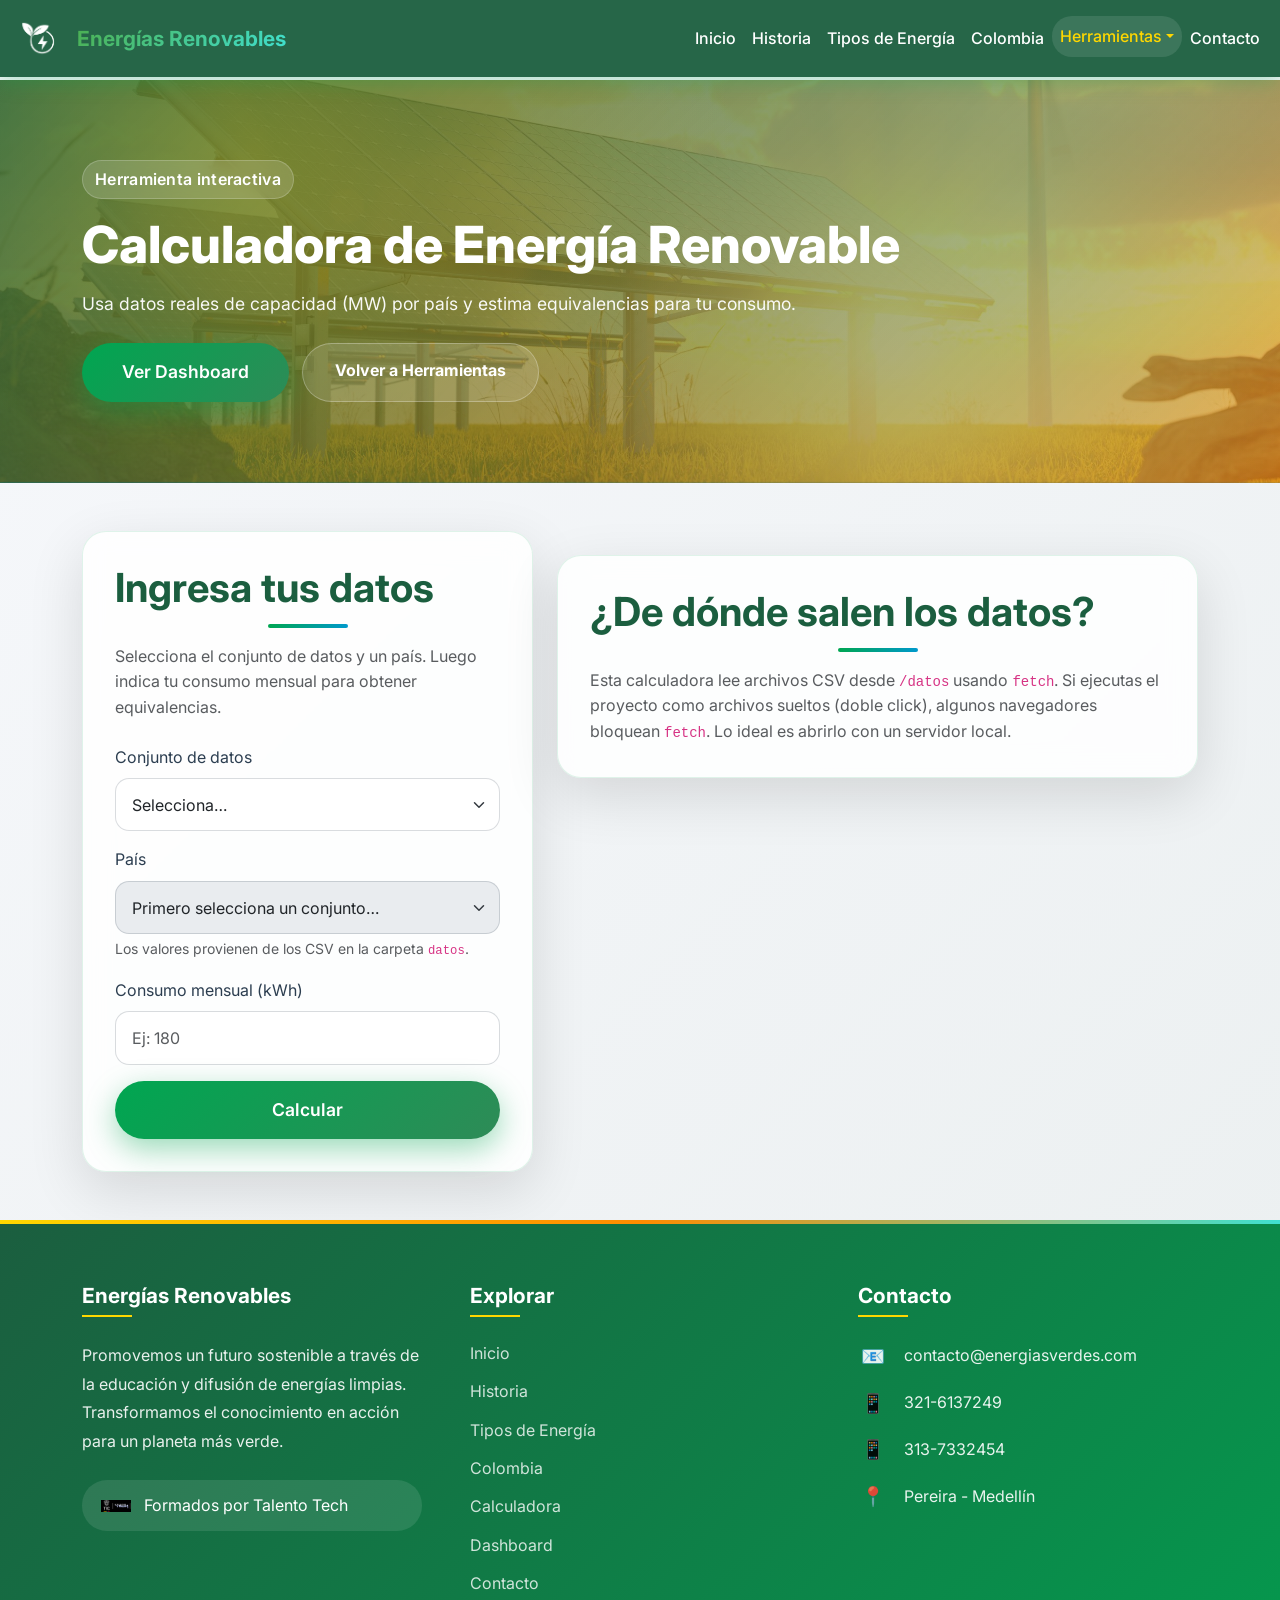
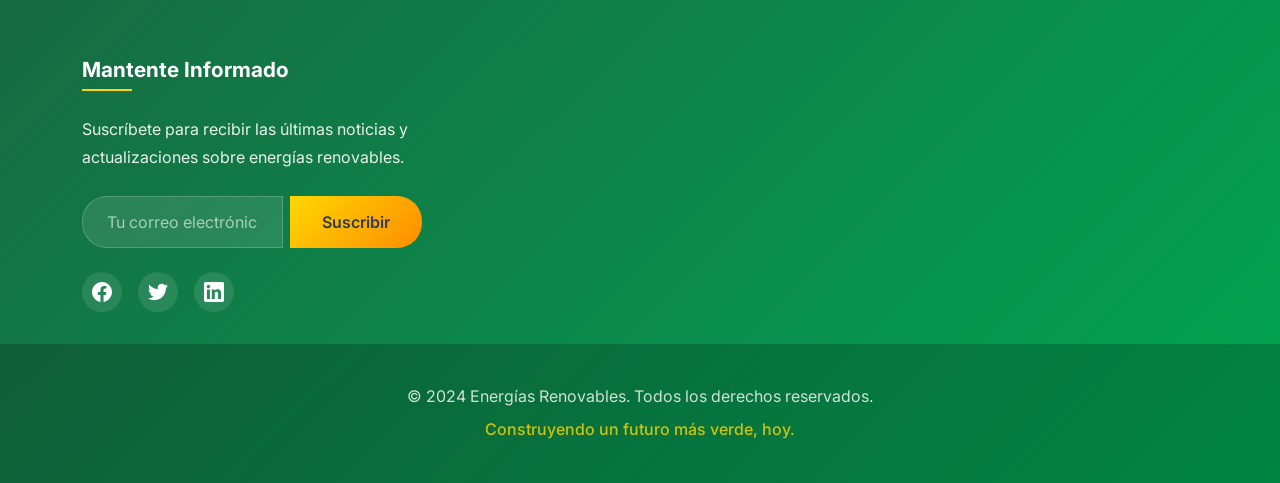
<file: html/calculadora.html>
<!DOCTYPE html>
<html lang="es">
  <head>
    <meta charset="utf-8">
    <meta name="viewport" content="width=device-width, initial-scale=1">
    <title>Calculadora - Energías Renovables</title>
    <meta name="description" content="Calcula indicadores y equivalencias de energía renovable usando datos reales por país.">
    <link rel="icon" href="../img/favicon.png" type="image/x-icon">
    <link href="https://cdn.jsdelivr.net/npm/bootstrap@5.3.5/dist/css/bootstrap.min.css" rel="stylesheet" integrity="sha384-SgOJa3DmI69IUzQ2PVdRZhwQ+dy64/BUtbMJw1MZ8t5HZApcHrRKUc4W0kG879m7" crossorigin="anonymous">
    <link rel="stylesheet" href="../css/estilos.css">
    <link rel="preconnect" href="https://fonts.googleapis.com">
    <link rel="preconnect" href="https://fonts.gstatic.com" crossorigin>
    <link href="https://fonts.googleapis.com/css2?family=Inter:wght@300;400;500;600;700;800&display=swap" rel="stylesheet">
  </head>
  <body>
    <header class="header-moderno">
      <nav class="navbar navbar-expand-lg navbar-dark">
        <div class="container-fluid">
          <a class="navbar-brand" href="../index.html">
            <img src="../img/logo-energias.png" alt="Logo Energías Renovables" height="35">
            <span class="brand-text">Energías Renovables</span>
          </a>
          <button class="navbar-toggler" type="button" data-bs-toggle="collapse" data-bs-target="#navbarNav" aria-controls="navbarNav" aria-expanded="false" aria-label="Toggle navigation">
            <span class="navbar-toggler-icon"></span>
          </button>
          <div class="collapse navbar-collapse" id="navbarNav">
            <ul class="navbar-nav ms-auto">
              <li class="nav-item"><a class="nav-link" href="../index.html">Inicio</a></li>
              <li class="nav-item"><a class="nav-link" href="historia.html">Historia</a></li>
              <li class="nav-item"><a class="nav-link" href="tipos-energias.html">Tipos de Energía</a></li>
              <li class="nav-item"><a class="nav-link" href="colombia.html">Colombia</a></li>
              <li class="nav-item dropdown">
                <a class="nav-link dropdown-toggle active" href="#" role="button" data-bs-toggle="dropdown" aria-expanded="false">Herramientas</a>
                <ul class="dropdown-menu">
                  <li><a class="dropdown-item" href="dashboard.html">Dashboard</a></li>
                </ul>
              </li>
              <li class="nav-item"><a class="nav-link" href="contactos.html">Contacto</a></li>
            </ul>
          </div>
        </div>
      </nav>
    </header>

    <section class="tools-hero tools-hero--hub">
      <div class="container">
        <div class="tools-hero-content">
          <p class="tools-kicker">Herramienta interactiva</p>
          <h1 class="tools-title">Calculadora de Energía Renovable</h1>
          <p class="tools-subtitle">Usa datos reales de capacidad (MW) por país y estima equivalencias para tu consumo.</p>
          <div class="tools-hero-actions">
            <a class="btn btn-hero" href="dashboard.html">Ver Dashboard</a>
            <a class="btn btn-hero-outline" href="calculos.html">Volver a Herramientas</a>
          </div>
        </div>
      </div>
      <div class="tools-hero-overlay"></div>
    </section>

    <main class="tools-main">
      <section class="container py-5">
        <div class="row g-4">
          <div class="col-lg-5">
            <div class="tool-card">
              <h2 class="section-title mb-3">Ingresa tus datos</h2>
              <p class="text-muted mb-4">Selecciona el conjunto de datos y un país. Luego indica tu consumo mensual para obtener equivalencias.</p>

              <form id="calculadoraForm" class="tool-form" novalidate>
                <div class="mb-3">
                  <label for="dataset" class="form-label">Conjunto de datos</label>
                  <select id="dataset" class="form-select" required>
                    <option value="" selected disabled>Selecciona…</option>
                    <option value="sa">Sur América</option>
                    <option value="global">Global</option>
                  </select>
                </div>

                <div class="mb-3">
                  <label for="pais" class="form-label">País</label>
                  <select id="pais" class="form-select" required disabled>
                    <option value="" selected disabled>Primero selecciona un conjunto…</option>
                  </select>
                  <div class="form-text">Los valores provienen de los CSV en la carpeta <code>datos</code>.</div>
                </div>

                <div class="mb-3">
                  <label for="consumoTotal" class="form-label">Consumo mensual (kWh)</label>
                  <input id="consumoTotal" type="number" class="form-control" min="1" step="1" placeholder="Ej: 180" required>
                </div>

                <button type="submit" class="btn btn-hero w-100">Calcular</button>
              </form>
            </div>
          </div>

          <div class="col-lg-7">
            <div id="resultados" class="tool-card tool-results hidden" aria-live="polite">
              <div class="d-flex flex-column flex-md-row align-items-start align-items-md-center justify-content-between gap-3">
                <div>
                  <h2 class="section-title mb-1">Resultados</h2>
                  <p class="text-muted mb-0">Interpretación rápida basada en el país y tu consumo.</p>
                </div>
                <div class="tool-badge">
                  <span id="paisSeleccionado">—</span>
                </div>
              </div>

              <div class="results-grid mt-4">
                <div class="result-stat">
                  <div class="result-label">Participación estimada</div>
                  <div class="result-value" id="porcentajeValor">0%</div>
                  <div class="result-hint">Consumo (kWh/mes) vs capacidad del país (MW)</div>
                </div>
                <div class="result-stat">
                  <div class="result-label">Capacidad país</div>
                  <div class="result-value" id="capacidadPais">0 MW</div>
                  <div class="result-hint">Desde el CSV seleccionado</div>
                </div>
              </div>

              <div class="results-split mt-4">
                <div class="circle-wrap" aria-hidden="true">
                  <div id="porcentajeCirculo" class="circle"></div>
                </div>

                <div class="breakdown">
                  <h3 class="breakdown-title">Distribución referencial</h3>
                  <p class="text-muted mb-3">Una aproximación visual para entender la mezcla renovable (referencial).</p>

                  <div class="breakdown-row">
                    <span>Solar</span>
                    <strong><span id="energiaSolar">0</span>%</strong>
                  </div>
                  <div class="breakdown-row">
                    <span>Eólica</span>
                    <strong><span id="energiaEolica">0</span>%</strong>
                  </div>
                  <div class="breakdown-row">
                    <span>Hidro</span>
                    <strong><span id="energiaHidro">0</span>%</strong>
                  </div>
                  <div class="breakdown-row">
                    <span>No renovable</span>
                    <strong><span id="energiaNoRenovable">0</span>%</strong>
                  </div>
                </div>
              </div>

              <div class="recommendation mt-4">
                <h3 class="recommendation-title">Recomendación</h3>
                <p id="recomendacion" class="mb-0">—</p>
              </div>
            </div>

            <div class="tool-card mt-4">
              <h2 class="section-title mb-3">¿De dónde salen los datos?</h2>
              <p class="text-muted mb-0">Esta calculadora lee archivos CSV desde <code>/datos</code> usando <code>fetch</code>. Si ejecutas el proyecto como archivos sueltos (doble click), algunos navegadores bloquean <code>fetch</code>. Lo ideal es abrirlo con un servidor local.</p>
            </div>
          </div>
        </div>
      </section>
    </main>

    <footer class="footer-moderno">
      <div class="footer-top">
        <div class="container">
          <div class="footer-grid">
            <div class="footer-column">
              <h4 class="footer-title">Energías Renovables</h4>
              <p class="footer-description">
                Promovemos un futuro sostenible a través de la educación y difusión de energías limpias. 
                Transformamos el conocimiento en acción para un planeta más verde.
              </p>
              <div class="footer-logo">
                <img src="/img/logo-talento-tech.png" alt="Talento Tech" class="talento-logo">
                <span>Formados por Talento Tech</span>
              </div>
            </div>

            <div class="footer-column">
              <h4 class="footer-title">Explorar</h4>
              <ul class="footer-links">
                <li><a href="index.html">Inicio</a></li>
                <li><a href="historia.html">Historia</a></li>
                <li><a href="tipos-energias.html">Tipos de Energía</a></li>
                <li><a href="colombia.html">Colombia</a></li>
                <li><a href="calculadora.html">Calculadora</a></li>
                <li><a href="dashboard.html">Dashboard</a></li>
                <li><a href="contactos.html">Contacto</a></li>
              </ul>
            </div>

            <div class="footer-column">
              <h4 class="footer-title">Contacto</h4>
              <div class="contact-info">
                <div class="contact-item">
                  <span class="contact-icon">📧</span>
                  <a href="mailto:contacto@energiasverdes.com">contacto@energiasverdes.com</a>
                </div>
                <div class="contact-item">
                  <span class="contact-icon">📱</span>
                  <a href="tel:3216137249">321-6137249</a>
                </div>
                <div class="contact-item">
                  <span class="contact-icon">📱</span>
                  <a href="tel:3137332454">313-7332454</a>
                </div>
                <div class="contact-item">
                  <span class="contact-icon">📍</span>
                  <span>Pereira - Medellín</span>
                </div>
              </div>
            </div>

            <div class="footer-column">
              <h4 class="footer-title">Mantente Informado</h4>
              <p class="footer-description">
                Suscríbete para recibir las últimas noticias y actualizaciones sobre energías renovables.
              </p>
              <form class="newsletter-form" id="newsletterForm">
                <div class="input-group">
                  <input type="email" class="form-control" placeholder="Tu correo electrónico" required>
                  <button type="submit" class="btn btn-newsletter">
                    <span>Suscribir</span>
                  </button>
                </div>
              </form>
              <div class="social-links">
                <a href="#" title="Facebook" class="social-link">
                  <svg width="20" height="20" fill="currentColor" viewBox="0 0 24 24">
                    <path d="M24 12.073c0-6.627-5.373-12-12-12s-12 5.373-12 12c0 5.99 4.388 10.954 10.125 11.854v-8.385H7.078v-3.47h3.047V9.43c0-3.007 1.792-4.669 4.533-4.669 1.312 0 2.686.235 2.686.235v2.953H15.83c-1.491 0-1.956.925-1.956 1.874v2.25h3.328l-.532 3.47h-2.796v8.385C19.612 23.027 24 18.062 24 12.073z"/>
                  </svg>
                </a>
                <a href="#" title="Twitter" class="social-link">
                  <svg width="20" height="20" fill="currentColor" viewBox="0 0 24 24">
                    <path d="M23.953 4.57a10 10 0 01-2.825.775 4.958 4.958 0 002.163-2.723c-.951.555-2.005.959-3.127 1.184a4.92 4.92 0 00-8.384 4.482C7.69 8.095 4.067 6.13 1.64 3.162a4.822 4.822 0 00-.666 2.475c0 1.71.87 3.213 2.188 4.096a4.904 4.904 0 01-2.228-.616v.06a4.923 4.923 0 003.946 4.827 4.996 4.996 0 01-2.212.085 4.936 4.936 0 004.604 3.417 9.867 9.867 0 01-6.102 2.105c-.39 0-.779-.023-1.17-.067a13.995 13.995 0 007.557 2.209c9.053 0 13.998-7.496 13.998-13.985 0-.21 0-.42-.015-.63A9.935 9.935 0 0024 4.59z"/>
                  </svg>
                </a>
                <a href="#" title="LinkedIn" class="social-link">
                  <svg width="20" height="20" fill="currentColor" viewBox="0 0 24 24">
                    <path d="M20.447 20.452h-3.554v-5.569c0-1.328-.027-3.037-1.852-3.037-1.853 0-2.136 1.445-2.136 2.939v5.667H9.351V9h3.414v1.561h.046c.477-.9 1.637-1.85 3.37-1.85 3.601 0 4.267 2.37 4.267 5.455v6.286zM5.337 7.433c-1.144 0-2.063-.926-2.063-2.065 0-1.138.92-2.063 2.063-2.063 1.14 0 2.064.925 2.064 2.063 0 1.139-.925 2.065-2.064 2.065zm1.782 13.019H3.555V9h3.564v11.452zM22.225 0H1.771C.792 0 0 .774 0 1.729v20.542C0 23.227.792 24 1.771 24h20.451C23.2 24 24 23.227 24 22.271V1.729C24 .774 23.2 0 22.222 0h.003z"/>
                  </svg>
                </a>
              </div>
            </div>
          </div>
        </div>
      </div>
      
      <div class="footer-bottom">
        <div class="container">
          <div class="footer-bottom-content">
            <p>&copy; 2024 Energías Renovables. Todos los derechos reservados.</p>
            <p class="footer-slogan">Construyendo un futuro más verde, hoy.</p>
          </div>
        </div>
      </div>
    </footer>

    <script src="https://cdn.jsdelivr.net/npm/bootstrap@5.3.5/dist/js/bootstrap.bundle.min.js" integrity="sha384-k6d4wzSIapyDyv1kpU366/PK5hCdSbCRGRCMv+eplOQJWyd1fbcAu9OCUj5zNLiq" crossorigin="anonymous"></script>
    <script src="/js/calculadora.js"></script>
  </body>
</html>
</file>
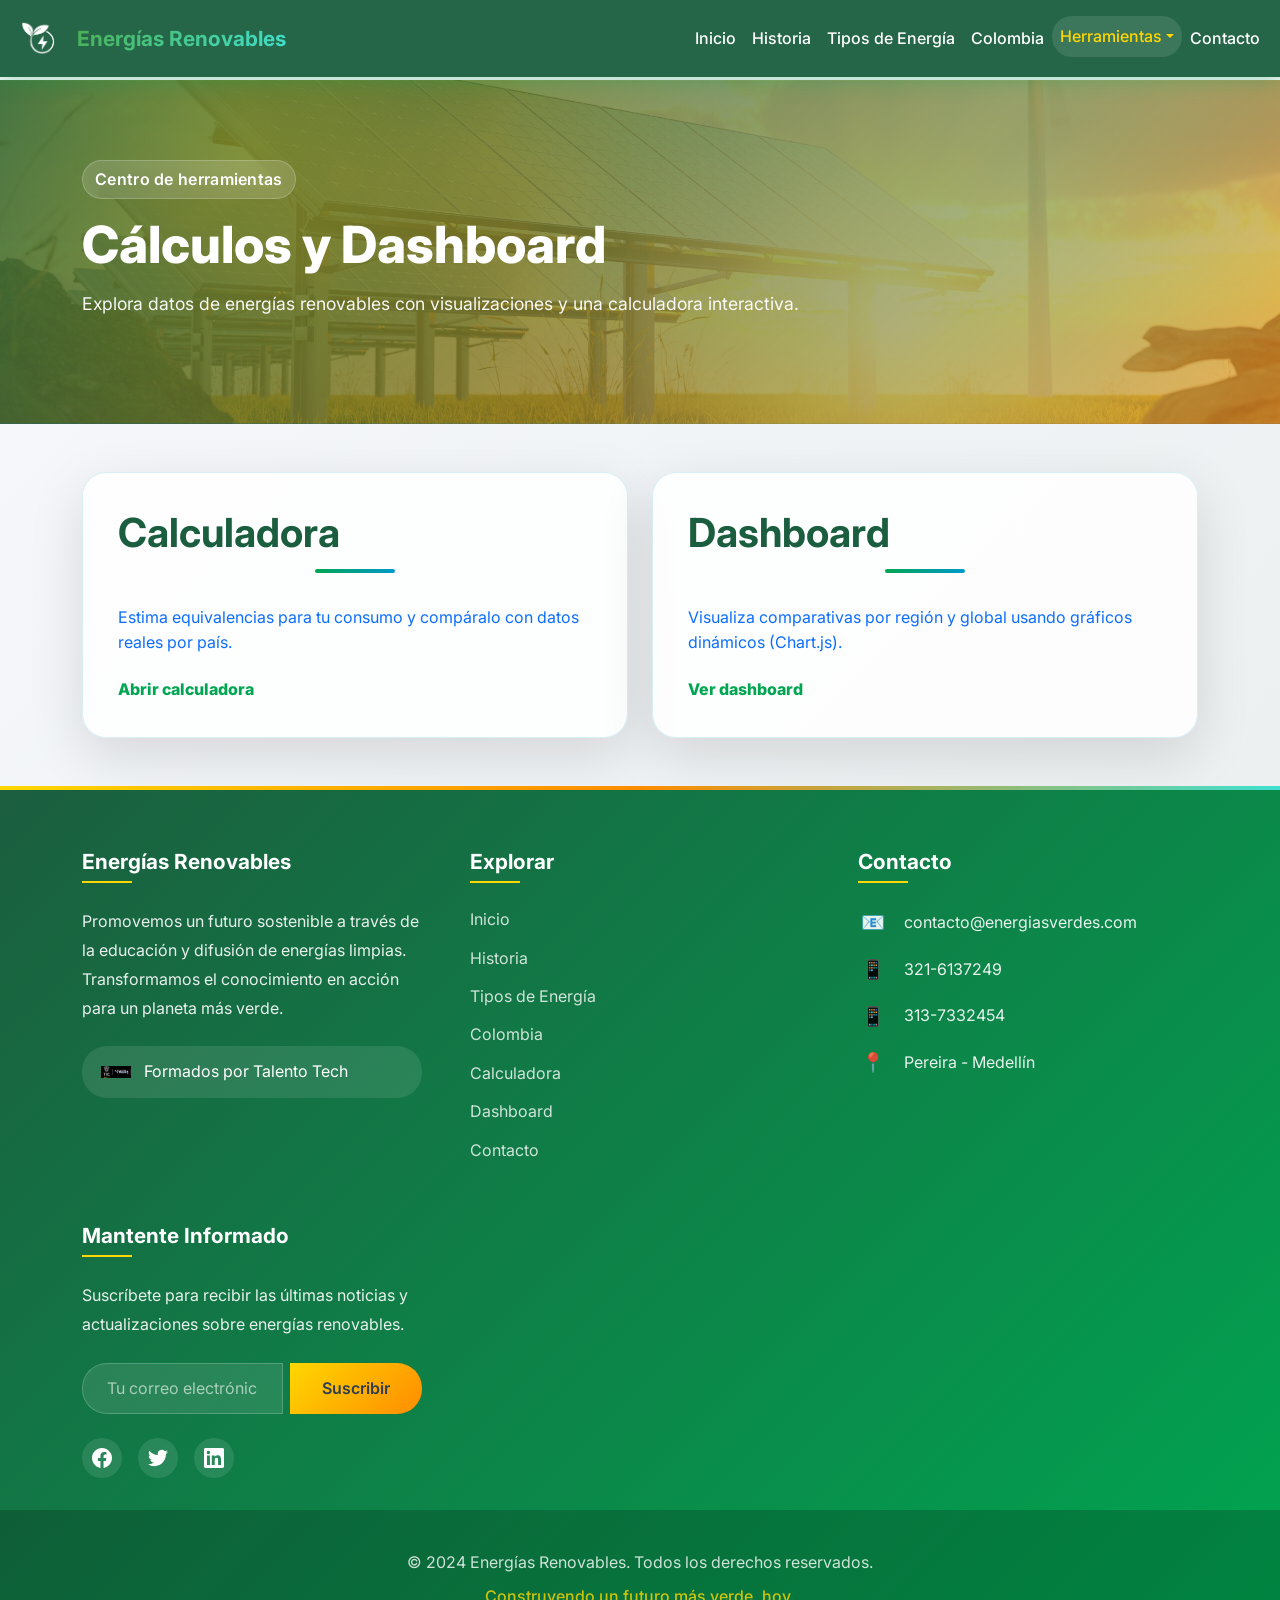
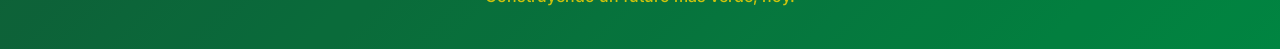
<file: html/calculos.html>
<!DOCTYPE html>
<html lang="es">
  <head>
    <meta charset="utf-8">
    <meta name="viewport" content="width=device-width, initial-scale=1">
    <title>Herramientas - Energías Renovables</title>
    <meta name="description" content="Calculadora y dashboard para explorar datos de energías renovables.">
    <link rel="icon" href="../img/favicon.png" type="image/x-icon">
    <link href="https://cdn.jsdelivr.net/npm/bootstrap@5.3.5/dist/css/bootstrap.min.css" rel="stylesheet" integrity="sha384-SgOJa3DmI69IUzQ2PVdRZhwQ+dy64/BUtbMJw1MZ8t5HZApcHrRKUc4W0kG879m7" crossorigin="anonymous">
    <link rel="stylesheet" href="../css/estilos.css">
    <link rel="preconnect" href="https://fonts.googleapis.com">
    <link rel="preconnect" href="https://fonts.gstatic.com" crossorigin>
    <link href="https://fonts.googleapis.com/css2?family=Inter:wght@300;400;500;600;700;800&display=swap" rel="stylesheet">
  </head>
  <body>
    <header class="header-moderno">
      <nav class="navbar navbar-expand-lg navbar-dark">
        <div class="container-fluid">
          <a class="navbar-brand" href="../index.html">
            <img src="../img/logo-energias.png" alt="Logo Energías Renovables" height="35">
            <span class="brand-text">Energías Renovables</span>
          </a>
          <button class="navbar-toggler" type="button" data-bs-toggle="collapse" data-bs-target="#navbarNav" aria-controls="navbarNav" aria-expanded="false" aria-label="Toggle navigation">
            <span class="navbar-toggler-icon"></span>
          </button>
          <div class="collapse navbar-collapse" id="navbarNav">
            <ul class="navbar-nav ms-auto">
              <li class="nav-item"><a class="nav-link" href="../index.html">Inicio</a></li>
              <li class="nav-item"><a class="nav-link" href="historia.html">Historia</a></li>
              <li class="nav-item"><a class="nav-link" href="tipos-energias.html">Tipos de Energía</a></li>
              <li class="nav-item"><a class="nav-link" href="colombia.html">Colombia</a></li>
              <li class="nav-item dropdown">
                <a class="nav-link dropdown-toggle active" href="#" role="button" data-bs-toggle="dropdown" aria-expanded="false">Herramientas</a>
                <ul class="dropdown-menu">
                  <li><a class="dropdown-item" href="calculadora.html">Calculadora</a></li>
                  <li><hr class="dropdown-divider"></li>
                  <li><a class="dropdown-item" href="dashboard.html">Dashboard</a></li>
                </ul>
              </li>
              <li class="nav-item"><a class="nav-link" href="contactos.html">Contacto</a></li>
            </ul>
          </div>
        </div>
      </nav>
    </header>

    <section class="tools-hero tools-hero--hub">
      <div class="container">
        <div class="tools-hero-content">
          <p class="tools-kicker">Centro de herramientas</p>
          <h1 class="tools-title">Cálculos y Dashboard</h1>
          <p class="tools-subtitle">Explora datos de energías renovables con visualizaciones y una calculadora interactiva.</p>
        </div>
      </div>
      <div class="tools-hero-overlay"></div>
    </section>

    <main class="tools-main">
      <section class="container py-5">
        <div class="row g-4">
          <div class="col-lg-6">
            <a class="tool-link-card" href="calculadora.html">
              <div class="tool-link-card-inner">
                <h2 class="section-title">Calculadora</h2>
                <p class="mb-0">Estima equivalencias para tu consumo y compáralo con datos reales por país.</p>
                <span class="tool-link-cta">Abrir calculadora</span>
              </div>
            </a>
          </div>
          <div class="col-lg-6">
            <a class="tool-link-card" href="dashboard.html">
              <div class="tool-link-card-inner">
                <h2 class="section-title">Dashboard</h2>
                <p class="mb-0">Visualiza comparativas por región y global usando gráficos dinámicos (Chart.js).</p>
                <span class="tool-link-cta">Ver dashboard</span>
              </div>
            </a>
          </div>
        </div>
      </section>
    </main>

    <footer class="footer-moderno">
      <div class="footer-top">
        <div class="container">
          <div class="footer-grid">
            <div class="footer-column">
              <h4 class="footer-title">Energías Renovables</h4>
              <p class="footer-description">
                Promovemos un futuro sostenible a través de la educación y difusión de energías limpias. 
                Transformamos el conocimiento en acción para un planeta más verde.
              </p>
              <div class="footer-logo">
                <img src="/img/logo-talento-tech.png" alt="Talento Tech" class="talento-logo">
                <span>Formados por Talento Tech</span>
              </div>
            </div>

            <div class="footer-column">
              <h4 class="footer-title">Explorar</h4>
              <ul class="footer-links">
                <li><a href="index.html">Inicio</a></li>
                <li><a href="historia.html">Historia</a></li>
                <li><a href="tipos-energias.html">Tipos de Energía</a></li>
                <li><a href="colombia.html">Colombia</a></li>
                <li><a href="calculadora.html">Calculadora</a></li>
                <li><a href="dashboard.html">Dashboard</a></li>
                <li><a href="contactos.html">Contacto</a></li>
              </ul>
            </div>

            <div class="footer-column">
              <h4 class="footer-title">Contacto</h4>
              <div class="contact-info">
                <div class="contact-item">
                  <span class="contact-icon">📧</span>
                  <a href="mailto:contacto@energiasverdes.com">contacto@energiasverdes.com</a>
                </div>
                <div class="contact-item">
                  <span class="contact-icon">📱</span>
                  <a href="tel:3216137249">321-6137249</a>
                </div>
                <div class="contact-item">
                  <span class="contact-icon">📱</span>
                  <a href="tel:3137332454">313-7332454</a>
                </div>
                <div class="contact-item">
                  <span class="contact-icon">📍</span>
                  <span>Pereira - Medellín</span>
                </div>
              </div>
            </div>

            <div class="footer-column">
              <h4 class="footer-title">Mantente Informado</h4>
              <p class="footer-description">
                Suscríbete para recibir las últimas noticias y actualizaciones sobre energías renovables.
              </p>
              <form class="newsletter-form" id="newsletterForm">
                <div class="input-group">
                  <input type="email" class="form-control" placeholder="Tu correo electrónico" required>
                  <button type="submit" class="btn btn-newsletter">
                    <span>Suscribir</span>
                  </button>
                </div>
              </form>
              <div class="social-links">
                <a href="#" title="Facebook" class="social-link">
                  <svg width="20" height="20" fill="currentColor" viewBox="0 0 24 24">
                    <path d="M24 12.073c0-6.627-5.373-12-12-12s-12 5.373-12 12c0 5.99 4.388 10.954 10.125 11.854v-8.385H7.078v-3.47h3.047V9.43c0-3.007 1.792-4.669 4.533-4.669 1.312 0 2.686.235 2.686.235v2.953H15.83c-1.491 0-1.956.925-1.956 1.874v2.25h3.328l-.532 3.47h-2.796v8.385C19.612 23.027 24 18.062 24 12.073z"/>
                  </svg>
                </a>
                <a href="#" title="Twitter" class="social-link">
                  <svg width="20" height="20" fill="currentColor" viewBox="0 0 24 24">
                    <path d="M23.953 4.57a10 10 0 01-2.825.775 4.958 4.958 0 002.163-2.723c-.951.555-2.005.959-3.127 1.184a4.92 4.92 0 00-8.384 4.482C7.69 8.095 4.067 6.13 1.64 3.162a4.822 4.822 0 00-.666 2.475c0 1.71.87 3.213 2.188 4.096a4.904 4.904 0 01-2.228-.616v.06a4.923 4.923 0 003.946 4.827 4.996 4.996 0 01-2.212.085 4.936 4.936 0 004.604 3.417 9.867 9.867 0 01-6.102 2.105c-.39 0-.779-.023-1.17-.067a13.995 13.995 0 007.557 2.209c9.053 0 13.998-7.496 13.998-13.985 0-.21 0-.42-.015-.63A9.935 9.935 0 0024 4.59z"/>
                  </svg>
                </a>
                <a href="#" title="LinkedIn" class="social-link">
                  <svg width="20" height="20" fill="currentColor" viewBox="0 0 24 24">
                    <path d="M20.447 20.452h-3.554v-5.569c0-1.328-.027-3.037-1.852-3.037-1.853 0-2.136 1.445-2.136 2.939v5.667H9.351V9h3.414v1.561h.046c.477-.9 1.637-1.85 3.37-1.85 3.601 0 4.267 2.37 4.267 5.455v6.286zM5.337 7.433c-1.144 0-2.063-.926-2.063-2.065 0-1.138.92-2.063 2.063-2.063 1.14 0 2.064.925 2.064 2.063 0 1.139-.925 2.065-2.064 2.065zm1.782 13.019H3.555V9h3.564v11.452zM22.225 0H1.771C.792 0 0 .774 0 1.729v20.542C0 23.227.792 24 1.771 24h20.451C23.2 24 24 23.227 24 22.271V1.729C24 .774 23.2 0 22.222 0h.003z"/>
                  </svg>
                </a>
              </div>
            </div>
          </div>
        </div>
      </div>
      
      <div class="footer-bottom">
        <div class="container">
          <div class="footer-bottom-content">
            <p>&copy; 2024 Energías Renovables. Todos los derechos reservados.</p>
            <p class="footer-slogan">Construyendo un futuro más verde, hoy.</p>
          </div>
        </div>
      </div>
    </footer>

    <script src="https://cdn.jsdelivr.net/npm/bootstrap@5.3.5/dist/js/bootstrap.bundle.min.js" integrity="sha384-k6d4wzSIapyDyv1kpU366/PK5hCdSbCRGRCMv+eplOQJWyd1fbcAu9OCUj5zNLiq" crossorigin="anonymous"></script>
  </body>
</html>
</file>
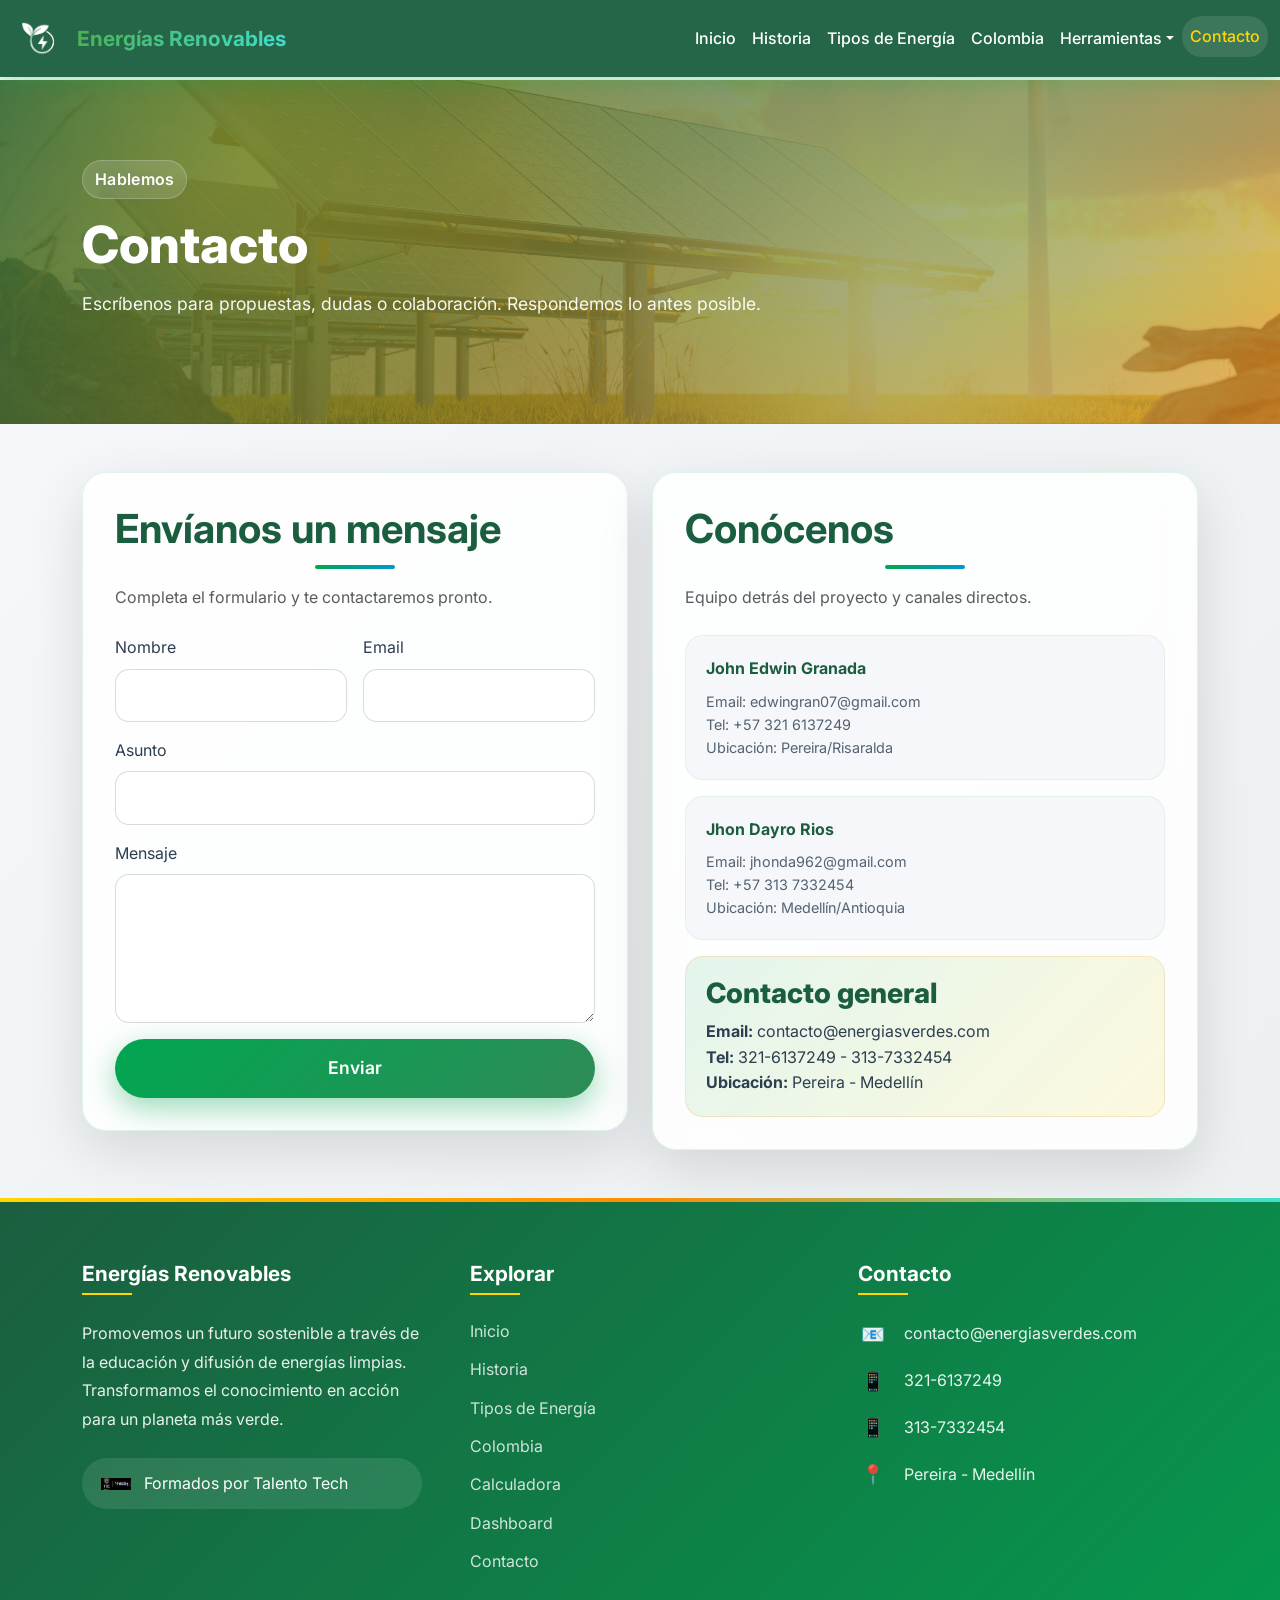
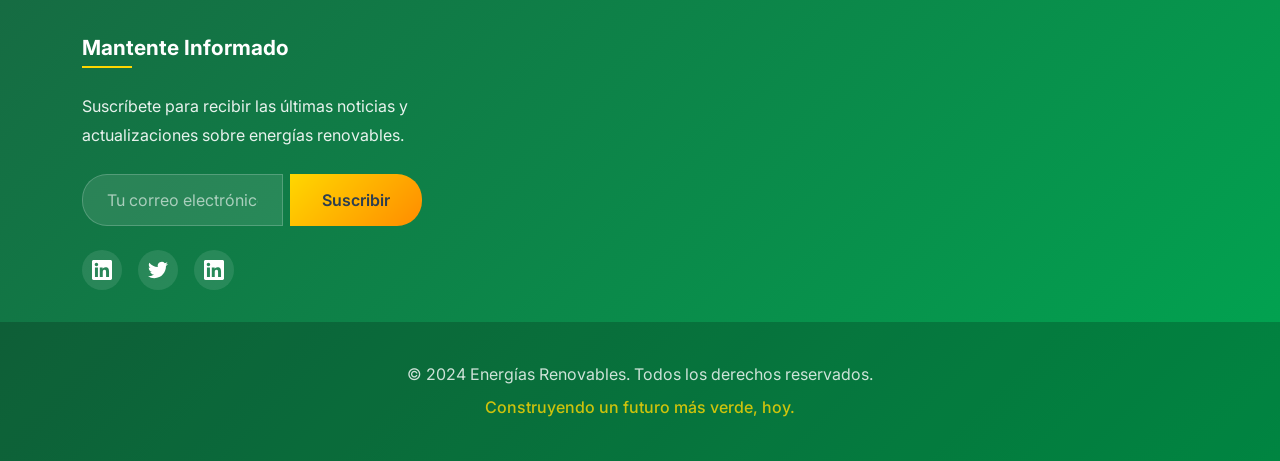
<file: html/contactos.html>
<!DOCTYPE html>
<html lang="es">
  <head>
    <meta charset="utf-8">
    <meta name="viewport" content="width=device-width, initial-scale=1">
    <title>Contacto - Energías Renovables</title>
    <meta name="description" content="Contáctanos para proyectos, información o colaboración en energías renovables.">
    <link rel="icon" href="../img/favicon.png" type="image/x-icon">
    <link href="https://cdn.jsdelivr.net/npm/bootstrap@5.3.5/dist/css/bootstrap.min.css" rel="stylesheet" integrity="sha384-SgOJa3DmI69IUzQ2PVdRZhwQ+dy64/BUtbMJw1MZ8t5HZApcHrRKUc4W0kG879m7" crossorigin="anonymous">
    <link rel="stylesheet" href="../css/estilos.css">
    <link rel="preconnect" href="https://fonts.googleapis.com">
    <link rel="preconnect" href="https://fonts.gstatic.com" crossorigin>
    <link href="https://fonts.googleapis.com/css2?family=Inter:wght@300;400;500;600;700;800&display=swap" rel="stylesheet">
  </head>
  <body>
    <header class="header-moderno">
      <nav class="navbar navbar-expand-lg navbar-dark">
        <div class="container-fluid">
          <a class="navbar-brand" href="../index.html">
            <img src="../img/logo-energias.png" alt="Logo Energías Renovables" height="35">
            <span class="brand-text">Energías Renovables</span>
          </a>
          <button class="navbar-toggler" type="button" data-bs-toggle="collapse" data-bs-target="#navbarNav" aria-controls="navbarNav" aria-expanded="false" aria-label="Toggle navigation">
            <span class="navbar-toggler-icon"></span>
          </button>
          <div class="collapse navbar-collapse" id="navbarNav">
            <ul class="navbar-nav ms-auto">
              <li class="nav-item"><a class="nav-link" href="../index.html">Inicio</a></li>
              <li class="nav-item"><a class="nav-link" href="historia.html">Historia</a></li>
              <li class="nav-item"><a class="nav-link" href="tipos-energias.html">Tipos de Energía</a></li>
              <li class="nav-item"><a class="nav-link" href="colombia.html">Colombia</a></li>
              <li class="nav-item dropdown">
                <a class="nav-link dropdown-toggle" href="#" role="button" data-bs-toggle="dropdown" aria-expanded="false">Herramientas</a>
                <ul class="dropdown-menu">
                  <li><a class="dropdown-item" href="calculadora.html">Calculadora</a></li>
                  <li><hr class="dropdown-divider"></li>
                  <li><a class="dropdown-item" href="dashboard.html">Dashboard</a></li>
                </ul>
              </li>
              <li class="nav-item"><a class="nav-link active" href="contactos.html">Contacto</a></li>
            </ul>
          </div>
        </div>
      </nav>
    </header>

    <section class="tools-hero tools-hero--hub">
      <div class="container">
        <div class="tools-hero-content">
          <p class="tools-kicker">Hablemos</p>
          <h1 class="tools-title">Contacto</h1>
          <p class="tools-subtitle">Escríbenos para propuestas, dudas o colaboración. Respondemos lo antes posible.</p>
        </div>
      </div>
      <div class="tools-hero-overlay"></div>
    </section>

    <main class="tools-main">
      <section class="container py-5">
        <div class="row g-4">
          <div class="col-lg-6">
            <div class="tool-card">
              <h2 class="section-title mb-3">Envíanos un mensaje</h2>
              <p class="text-muted mb-4">Completa el formulario y te contactaremos pronto.</p>

              <form id="contactForm" class="tool-form" novalidate>
                <div class="row g-3">
                  <div class="col-md-6">
                    <label for="nombre" class="form-label">Nombre</label>
                    <input id="nombre" type="text" class="form-control" required>
                  </div>
                  <div class="col-md-6">
                    <label for="email" class="form-label">Email</label>
                    <input id="email" type="email" class="form-control" required>
                  </div>
                  <div class="col-12">
                    <label for="asunto" class="form-label">Asunto</label>
                    <input id="asunto" type="text" class="form-control" required>
                  </div>
                  <div class="col-12">
                    <label for="mensaje" class="form-label">Mensaje</label>
                    <textarea id="mensaje" class="form-control" rows="5" required></textarea>
                  </div>
                  <div class="col-12">
                    <button type="submit" class="btn btn-hero w-100">Enviar</button>
                  </div>
                </div>
              </form>
            </div>
          </div>

          <div class="col-lg-6">
            <div class="tool-card">
              <h2 class="section-title mb-3">Conócenos</h2>
              <p class="text-muted mb-4">Equipo detrás del proyecto y canales directos.</p>

              <div class="row g-3">
                <div class="col-12">
                  <div class="result-stat">
                    <div class="result-label">John Edwin Granada</div>
                    <div class="result-hint">Email: edwingran07@gmail.com</div>
                    <div class="result-hint">Tel: +57 321 6137249</div>
                    <div class="result-hint">Ubicación: Pereira/Risaralda</div>
                  </div>
                </div>
                <div class="col-12">
                  <div class="result-stat">
                    <div class="result-label">Jhon Dayro Rios</div>
                    <div class="result-hint">Email: jhonda962@gmail.com</div>
                    <div class="result-hint">Tel: +57 313 7332454</div>
                    <div class="result-hint">Ubicación: Medellín/Antioquia</div>
                  </div>
                </div>
                <div class="col-12">
                  <div class="recommendation">
                    <h3 class="recommendation-title">Contacto general</h3>
                    <p class="mb-0"><strong>Email:</strong> contacto@energiasverdes.com</p>
                    <p class="mb-0"><strong>Tel:</strong> 321-6137249 - 313-7332454</p>
                    <p class="mb-0"><strong>Ubicación:</strong> Pereira - Medellín</p>
                  </div>
                </div>
              </div>
            </div>
          </div>
        </div>
      </section>
    </main>

    <footer class="footer-moderno">
      <div class="footer-top">
        <div class="container">
          <div class="footer-grid">
            <div class="footer-column">
              <h4 class="footer-title">Energías Renovables</h4>
              <p class="footer-description">
                Promovemos un futuro sostenible a través de la educación y difusión de energías limpias. 
                Transformamos el conocimiento en acción para un planeta más verde.
              </p>
              <div class="footer-logo">
                <img src="../img/logo-talento-tech.png" alt="Talento Tech" class="talento-logo">
                <span>Formados por Talento Tech</span>
              </div>
            </div>

            <div class="footer-column">
              <h4 class="footer-title">Explorar</h4>
              <ul class="footer-links">
                <li><a href="../index.html">Inicio</a></li>
                <li><a href="historia.html">Historia</a></li>
                <li><a href="tipos-energias.html">Tipos de Energía</a></li>
                <li><a href="colombia.html">Colombia</a></li>
                <li><a href="calculadora.html">Calculadora</a></li>
                <li><a href="dashboard.html">Dashboard</a></li>
                <li><a href="contactos.html">Contacto</a></li>
              </ul>
            </div>

            <div class="footer-column">
              <h4 class="footer-title">Contacto</h4>
              <div class="contact-info">
                <div class="contact-item">
                  <span class="contact-icon">📧</span>
                  <a href="mailto:contacto@energiasverdes.com">contacto@energiasverdes.com</a>
                </div>
                <div class="contact-item">
                  <span class="contact-icon">📱</span>
                  <a href="tel:3216137249">321-6137249</a>
                </div>
                <div class="contact-item">
                  <span class="contact-icon">📱</span>
                  <a href="tel:3137332454">313-7332454</a>
                </div>
                <div class="contact-item">
                  <span class="contact-icon">📍</span>
                  <span>Pereira - Medellín</span>
                </div>
              </div>
            </div>

            <div class="footer-column">
              <h4 class="footer-title">Mantente Informado</h4>
              <p class="footer-description">
                Suscríbete para recibir las últimas noticias y actualizaciones sobre energías renovables.
              </p>
              <form class="newsletter-form" id="newsletterForm">
                <div class="input-group">
                  <input type="email" class="form-control" placeholder="Tu correo electrónico" required>
                  <button type="submit" class="btn btn-newsletter">
                    <span>Suscribir</span>
                  </button>
                </div>
              </form>
              <div class="social-links">
                <a href="#" title="Facebook" class="social-link">
                  <svg width="20" height="20" fill="currentColor" viewBox="0 0 24 24">
                    <path d="M20.447 20.452h-3.554v-5.569c0-1.328-.027-3.037-1.852-3.037-1.853 0-2.136 1.445-2.136 2.939v5.667H9.351V9h3.414v1.561h.046c.477-.9 1.637-1.85 3.37-1.85 3.601 0 4.267 2.37 4.267 5.455v6.286zM5.337 7.433c-1.144 0-2.063-.926-2.063-2.065 0-1.138.92-2.063 2.063-2.063 1.14 0 2.064.925 2.064 2.063 0 1.139-.925 2.065-2.064 2.065zm1.782 13.019H3.555V9h3.564v11.452zM22.225 0H1.771C.792 0 0 .774 0 1.729v20.542C0 23.227.792 24 1.771 24h20.451C23.2 24 24 23.227 24 22.271V1.729C24 .774 23.2 0 22.222 0h.003z"/>
                  </svg>
                </a>
                <a href="#" title="Twitter" class="social-link">
                  <svg width="20" height="20" fill="currentColor" viewBox="0 0 24 24">
                    <path d="M23.953 4.57a10 10 0 01-2.825.775 4.958 4.958 0 002.163-2.723c-.951.555-2.005.959-3.127 1.184a4.92 4.92 0 00-8.384 4.482C7.69 8.095 4.067 6.13 1.64 3.162a4.822 4.822 0 00-.666 2.475c0 1.71.87 3.213 2.188 4.096a4.904 4.904 0 01-2.228-.616v.06a4.923 4.923 0 003.946 4.827 4.996 4.996 0 01-2.212.085 4.936 4.936 0 004.604 3.417 9.867 9.867 0 01-6.102 2.105c-.39 0-.779-.023-1.17-.067a13.995 13.995 0 007.557 2.209c9.053 0 13.998-7.496 13.998-13.985 0-.21 0-.42-.015-.63A9.935 9.935 0 0024 4.59z"/>
                  </svg>
                </a>
                <a href="#" title="LinkedIn" class="social-link">
                  <svg width="20" height="20" fill="currentColor" viewBox="0 0 24 24">
                    <path d="M20.447 20.452h-3.554v-5.569c0-1.328-.027-3.037-1.852-3.037-1.853 0-2.136 1.445-2.136 2.939v5.667H9.351V9h3.414v1.561h.046c.477-.9 1.637-1.85 3.37-1.85 3.601 0 4.267 2.37 4.267 5.455v6.286zM5.337 7.433c-1.144 0-2.063-.926-2.063-2.065 0-1.138.92-2.063 2.063-2.063 1.14 0 2.064.925 2.064 2.063 0 1.139-.925 2.065-2.064 2.065zm1.782 13.019H3.555V9h3.564v11.452zM22.225 0H1.771C.792 0 0 .774 0 1.729v20.542C0 23.227.792 24 1.771 24h20.451C23.2 24 24 23.227 24 22.271V1.729C24 .774 23.2 0 22.222 0h.003z"/>
                  </svg>
                </a>
              </div>
            </div>
          </div>
        </div>
      </div>
      
      <div class="footer-bottom">
        <div class="container">
          <div class="footer-bottom-content">
            <p>&copy; 2024 Energías Renovables. Todos los derechos reservados.</p>
            <p class="footer-slogan">Construyendo un futuro más verde, hoy.</p>
          </div>
        </div>
      </div>
    </footer>

    <script src="https://cdn.jsdelivr.net/npm/bootstrap@5.3.5/dist/js/bootstrap.bundle.min.js" integrity="sha384-k6d4wzSIapyDyv1kpU366/PK5hCdSbCRGRCMv+eplOQJWyd1fbcAu9OCUj5zNLiq" crossorigin="anonymous"></script>
    <script>
      document.getElementById('contactForm').addEventListener('submit', function(e) {
        e.preventDefault();

        const email = document.getElementById('email').value;
        const nombre = document.getElementById('nombre').value;
        const asunto = document.getElementById('asunto').value;
        const mensaje = document.getElementById('mensaje').value;

        if (!email || !nombre || !asunto || !mensaje) {
          alert('Por favor completa todos los campos');
          return;
        }

        alert('¡Gracias por tu mensaje! Te contactaremos pronto.');
        this.reset();
      });
    </script>
  </body>
</html>
</file>
<file: css/estilos.css>
/***********  ESTILOS GLOBALES **********/
/* Paleta de colores profesional - Energías Renovables */
:root {
  /* Verdes energéticos */
  --verde-primario: #00A651;
  --verde-secundario: #2E8B57;
  --verde-oscuro: #1B5E3F;
  --verde-claro: #4CAF50;
  --verde-menta: #81C784;
  
  /* Azules de energía limpia */
  --azul-cielo: #87CEEB;
  --azul-energia: #0099CC;
  --azul-oscuro: #006699;
  
  /* Solares y amarillos */
  --amarillo-solar: #FFD700;
  --naranja-energia: #FF8C00;
  
  /* Neutros modernos */
  --gris-fondo: #F5F7FA;
  --gris-texto: #2C3E50;
  --gris-claro: #ECF0F1;
  --blanco-puro: #FFFFFF;
  
  /* Acentos */
  --turquesa: #40E0D0;
  --verde-lima: #32CD32;
  
  /* Semánticos */
  --color-primario: var(--verde-primario);
  --color-secundario: var(--azul-energia);
  --color-acento: var(--amarillo-solar);
  --color-texto: var(--gris-texto);
  --color-fondo: var(--gris-fondo);
}

/* Estilos del body */
body {
  background: linear-gradient(135deg, var(--gris-fondo) 0%, var(--gris-claro) 100%);
  color: var(--color-texto);
  font-family: 'Inter', -apple-system, BlinkMacSystemFont, 'Segoe UI', Roboto, sans-serif;
  line-height: 1.6;
  margin: 0;
  padding: 0;
  overflow-x: hidden;
}

/* Header Moderno */
.header-moderno {
  position: fixed;
  top: 0;
  width: 100%;
  z-index: 1000;
  background: rgba(27, 94, 63, 0.95);
  backdrop-filter: blur(10px);
  box-shadow: 0 4px 20px rgba(0, 166, 81, 0.3);
  transition: all 0.3s ease;
}

.header-moderno .navbar {
  padding: 1rem 0;
}

.header-moderno .navbar-brand {
  display: flex;
  align-items: center;
  gap: 12px;
  font-weight: 700;
  font-size: 1.3rem;
  color: var(--blanco-puro);
  transition: all 0.3s ease;
}

.header-moderno .navbar-brand:hover {
  transform: translateY(-2px);
}

.brand-text {
  background: linear-gradient(135deg, var(--verde-claro), var(--turquesa));
  -webkit-background-clip: text;
  -webkit-text-fill-color: transparent;
  background-clip: text;
}

.header-moderno .nav-link {
  color: var(--blanco-puro);
  font-weight: 500;
  padding: 0.5rem 1rem;
  border-radius: 20px;
  transition: all 0.3s ease;
  position: relative;
}

.header-moderno .nav-link:hover,
.header-moderno .nav-link.active {
  background: rgba(255, 255, 255, 0.1);
  color: var(--amarillo-solar);
  transform: translateY(-2px);
}

/* Hero Section */
.hero-section {
  margin-top: 80px;
  position: relative;
  height: 100vh;
  overflow: hidden;
}

 .hero-bg-overlay {
   position: absolute;
   inset: 0;
   background: linear-gradient(0deg, rgba(0, 0, 0, 0.78) 0%, rgba(0, 0, 0, 0.38) 55%, rgba(0, 0, 0, 0.18) 100%);
   pointer-events: none;
 }

.hero-section .carousel-item {
  height: 100vh;
}

.hero-section .carousel-item img {
  width: 100%;
  height: 100%;
  object-fit: cover;
  object-position: center;
}

.hero-section .carousel-caption {
  bottom: 0;
  left: 0;
  right: 0;
  background: linear-gradient(0deg, rgba(0, 0, 0, 0.8) 0%, rgba(0, 0, 0, 0.4) 50%, transparent 100%);
  padding: 4rem 2rem 2rem;
}

.hero-content {
  max-width: 800px;
  margin: 0 auto;
  text-align: center;
}

.hero-title {
  font-size: 3.5rem;
  font-weight: 800;
  margin-bottom: 1.5rem;
  line-height: 1.2;
  text-shadow: 2px 2px 4px rgba(0, 0, 0, 0.5);
  animation: slideInUp 1s ease-out;
}

.hero-subtitle {
  font-size: 1.5rem;
  font-weight: 400;
  margin-bottom: 2rem;
  opacity: 0.9;
  animation: slideInUp 1s ease-out 0.2s both;
}

.btn-hero {
  background: linear-gradient(135deg, var(--verde-primario), var(--verde-secundario));
  color: var(--blanco-puro);
  padding: 1rem 2.5rem;
  font-size: 1.1rem;
  font-weight: 600;
  border: none;
  border-radius: 50px;
  text-decoration: none;
  display: inline-block;
  transition: all 0.3s ease;
  box-shadow: 0 10px 30px rgba(0, 166, 81, 0.4);
  animation: slideInUp 1s ease-out 0.4s both;
}

.btn-hero:hover {
  transform: translateY(-3px);
  box-shadow: 0 15px 40px rgba(0, 166, 81, 0.5);
  color: var(--blanco-puro);
}

/* Sección de Introducción */
.intro-section {
  padding: 6rem 0;
  background: var(--blanco-puro);
  position: relative;
}

.intro-section::before {
  content: '';
  position: absolute;
  top: 0;
  left: 0;
  right: 0;
  height: 4px;
  background: linear-gradient(90deg, var(--verde-primario), var(--azul-energia), var(--turquesa));
}

.intro-card {
  background: var(--blanco-puro);
  border-radius: 20px;
  overflow: hidden;
  box-shadow: 0 20px 60px rgba(0, 166, 81, 0.15);
  transition: all 0.4s ease;
}

.intro-card:hover {
  transform: translateY(-10px);
  box-shadow: 0 30px 80px rgba(0, 166, 81, 0.25);
}

.intro-content {
  padding: 2.5rem;
}

.intro-image {
  position: relative;
  overflow: hidden;
  border-radius: 20px 0 0 20px;
}

.intro-image img {
  width: 100%;
  height: auto;
  transition: transform 0.6s ease;
}

.intro-image:hover img {
  transform: scale(1.1);
}

.image-overlay {
  position: absolute;
  top: 0;
  left: 0;
  right: 0;
  bottom: 0;
  background: linear-gradient(135deg, rgba(0, 166, 81, 0.1), rgba(64, 224, 208, 0.1));
}

.section-title {
  font-size: 2.5rem;
  font-weight: 700;
  color: var(--verde-oscuro);
  margin-bottom: 2rem;
  position: relative;
  padding-bottom: 1rem;
}

.section-title::after {
  content: '';
  position: absolute;
  bottom: 0;
  left: 50%;
  transform: translateX(-50%);
  width: 80px;
  height: 4px;
  background: linear-gradient(90deg, var(--verde-primario), var(--azul-energia));
  border-radius: 2px;
}

.intro-text p {
  font-size: 1.1rem;
  line-height: 1.8;
  margin-bottom: 1.5rem;
  color: var(--gris-texto);
}

@media (max-width: 991.98px) {
  .intro-content {
    padding: 2rem 1.5rem;
  }

  .intro-image {
    border-radius: 20px 20px 0 0;
  }
}

.stats-row {
  display: flex;
  gap: 2rem;
  margin-top: 3rem;
  justify-content: center;
  flex-wrap: wrap;
}

.stat-item {
  text-align: center;
  padding: 1.5rem;
  background: linear-gradient(135deg, var(--gris-fondo), var(--gris-claro));
  border-radius: 15px;
  min-width: 120px;
  transition: all 0.3s ease;
}

.stat-item:hover {
  transform: translateY(-5px);
  box-shadow: 0 10px 30px rgba(0, 166, 81, 0.2);
}

.stat-number {
  font-size: 2.5rem;
  font-weight: 800;
  color: var(--verde-primario);
  display: block;
  margin-bottom: 0.5rem;
}

.stat-label {
  font-size: 0.9rem;
  color: var(--gris-texto);
  font-weight: 500;
}

/* Sección de Servicios */
.services-section {
  padding: 6rem 0;
  background: linear-gradient(135deg, var(--gris-fondo) 0%, var(--gris-claro) 100%);
}

.services-grid {
  display: grid;
  grid-template-columns: repeat(auto-fit, minmax(350px, 1fr));
  gap: 2rem;
  margin-top: 3rem;
}

.service-card {
  background: var(--blanco-puro);
  border-radius: 20px;
  overflow: hidden;
  box-shadow: 0 10px 30px rgba(0, 0, 0, 0.1);
  transition: all 0.4s cubic-bezier(0.175, 0.885, 0.32, 1.275);
  position: relative;
}

.service-card:hover {
  transform: translateY(-15px) scale(1.02);
  box-shadow: 0 20px 60px rgba(0, 166, 81, 0.25);
}

.service-card::before {
  content: '';
  position: absolute;
  top: 0;
  left: 0;
  right: 0;
  height: 4px;
  background: linear-gradient(90deg, var(--verde-primario), var(--azul-energia), var(--turquesa));
  transform: scaleX(0);
  transition: transform 0.4s ease;
}

.service-card:hover::before {
  transform: scaleX(1);
}

.service-image {
  position: relative;
  height: 250px;
  overflow: hidden;
}

.service-image img {
  width: 100%;
  height: 100%;
  object-fit: cover;
  transition: transform 0.6s ease;
}

.service-card:hover .service-image img {
  transform: scale(1.1);
}

.service-overlay {
  position: absolute;
  top: 0;
  left: 0;
  right: 0;
  bottom: 0;
  background: rgba(0, 166, 81, 0.8);
  display: flex;
  align-items: center;
  justify-content: center;
  opacity: 0;
  transition: opacity 0.3s ease;
}

.service-card:hover .service-overlay {
  opacity: 1;
}

.service-icon {
  font-size: 3rem;
  animation: bounceIn 0.6s ease;
}

.service-content {
  padding: 2rem;
}

.service-content h3 {
  font-size: 1.5rem;
  font-weight: 700;
  color: var(--verde-oscuro);
  margin-bottom: 1rem;
}

.service-content p {
  color: var(--gris-texto);
  line-height: 1.6;
  margin-bottom: 1.5rem;
}

.btn-service {
  background: linear-gradient(135deg, var(--verde-primario), var(--verde-secundario));
  color: var(--blanco-puro);
  padding: 0.8rem 2rem;
  border-radius: 25px;
  text-decoration: none;
  font-weight: 600;
  transition: all 0.3s ease;
  display: inline-block;
  border: none;
}

.btn-service:hover {
  background: linear-gradient(135deg, var(--verde-secundario), var(--verde-oscuro));
  transform: translateY(-2px);
  box-shadow: 0 10px 25px rgba(0, 166, 81, 0.4);
  color: var(--blanco-puro);
}

/* Sección de Video */
.video-section {
  padding: 6rem 0;
  background: var(--blanco-puro);
}

.video-container {
  max-width: 1000px;
  margin: 3rem auto;
  display: grid;
  grid-template-columns: 2fr 1fr;
  gap: 2rem;
  align-items: center;
}

.video-wrapper {
  position: relative;
  padding-bottom: 56.25%;
  height: 0;
  overflow: hidden;
  border-radius: 15px;
  box-shadow: 0 20px 60px rgba(0, 0, 0, 0.2);
}

.video-wrapper iframe {
  position: absolute;
  top: 0;
  left: 0;
  width: 100%;
  height: 100%;
  border: none;
}

.video-info h3 {
  font-size: 1.5rem;
  font-weight: 700;
  color: var(--verde-oscuro);
  margin-bottom: 1rem;
}

.video-info p {
  color: var(--gris-texto);
  line-height: 1.6;
}

/* Sección de Noticias */
.news-section {
  padding: 6rem 0;
  background: linear-gradient(135deg, var(--gris-fondo) 0%, var(--gris-claro) 100%);
}

.news-grid {
  display: grid;
  grid-template-columns: repeat(auto-fit, minmax(350px, 1fr));
  gap: 2rem;
  margin-top: 3rem;
}

.news-card {
  background: var(--blanco-puro);
  border-radius: 20px;
  overflow: hidden;
  box-shadow: 0 10px 30px rgba(0, 0, 0, 0.1);
  transition: all 0.4s ease;
}

.news-card:hover {
  transform: translateY(-10px);
  box-shadow: 0 20px 50px rgba(0, 166, 81, 0.2);
}

.news-image {
  position: relative;
  height: 200px;
  overflow: hidden;
}

.news-image img {
  width: 100%;
  height: 100%;
  object-fit: cover;
  transition: transform 0.6s ease;
}

.news-card:hover .news-image img {
  transform: scale(1.1);
}

.news-category {
  position: absolute;
  top: 1rem;
  left: 1rem;
  background: linear-gradient(135deg, var(--azul-energia), var(--azul-oscuro));
  color: var(--blanco-puro);
  padding: 0.3rem 1rem;
  border-radius: 20px;
  font-size: 0.8rem;
  font-weight: 600;
}

.news-content {
  padding: 2rem;
}

.news-content h3 {
  font-size: 1.3rem;
  font-weight: 700;
  color: var(--verde-oscuro);
  margin-bottom: 1rem;
  line-height: 1.4;
}

.news-content p {
  color: var(--gris-texto);
  line-height: 1.6;
  margin-bottom: 1.5rem;
}

.news-meta {
  display: flex;
  justify-content: space-between;
  align-items: center;
}

.news-date {
  color: var(--gris-texto);
  font-size: 0.9rem;
  opacity: 0.7;
}

.btn-news {
  background: linear-gradient(135deg, var(--azul-energia), var(--azul-oscuro));
  color: var(--blanco-puro);
  padding: 0.6rem 1.5rem;
  border-radius: 20px;
  text-decoration: none;
  font-weight: 600;
  transition: all 0.3s ease;
  border: none;
  font-size: 0.9rem;
}

.btn-news:hover {
  background: linear-gradient(135deg, var(--azul-oscuro), var(--azul-cielo));
  transform: translateY(-2px);
  box-shadow: 0 8px 20px rgba(0, 153, 204, 0.4);
  color: var(--blanco-puro);
}

/* Herramientas: Hub / Calculadora / Dashboard */
.tools-hero {
  position: relative;
  margin-top: 80px;
  padding: 5rem 0;
  color: var(--blanco-puro);
  border-bottom: 1px solid rgba(255, 255, 255, 0.08);
  overflow: hidden;
}

.tools-hero--home {
  background: linear-gradient(135deg, rgba(27, 94, 63, 0.88), rgba(0, 153, 204, 0.55)),
    url('/img/energia-3.jpg');
  background-size: cover;
  background-position: center;
}

.tools-hero--historia {
  background: linear-gradient(135deg, rgba(27, 94, 63, 0.9), rgba(0, 0, 0, 0.45)),
    url('/img/historia.jpg');
  background-size: cover;
  background-position: center;
}

.tools-hero--tipos {
  background: linear-gradient(135deg, rgba(0, 153, 204, 0.82), rgba(0, 0, 0, 0.45)),
    url('/img/tipos-energias-renovables.jpg');
  background-size: cover;
  background-position: center;
}

.tools-hero--colombia {
  background: linear-gradient(135deg, rgba(255, 140, 0, 0.55), rgba(0, 0, 0, 0.55)),
    url('/img/colombia/valle-cocora.jpg');
  background-size: cover;
  background-position: center;
}

.tools-hero--dashboard {
  background: linear-gradient(135deg, rgba(0, 153, 204, 0.85), rgba(27, 94, 63, 0.82)),
    url('/img/energia-2.jpg');
  background-size: cover;
  background-position: center;
}

.tools-hero--hub {
  background: linear-gradient(135deg, rgba(27, 94, 63, 0.9), rgba(255, 140, 0, 0.55)),
    url('/img/energia-5.jpg');
  background-size: cover;
  background-position: center;
}

.tools-hero-overlay {
  position: absolute;
  inset: 0;
  background: radial-gradient(circle at 20% 20%, rgba(255, 215, 0, 0.25), transparent 45%),
    radial-gradient(circle at 80% 30%, rgba(64, 224, 208, 0.22), transparent 50%);
  pointer-events: none;
}

.tools-hero-content {
  position: relative;
  z-index: 2;
  max-width: 820px;
}

.tools-kicker {
  display: inline-block;
  padding: 0.35rem 0.75rem;
  border-radius: 999px;
  background: rgba(255, 255, 255, 0.15);
  border: 1px solid rgba(255, 255, 255, 0.2);
  backdrop-filter: blur(10px);
  font-weight: 600;
  letter-spacing: 0.3px;
  margin-bottom: 1rem;
}

.tools-title {
  font-size: clamp(2rem, 4vw, 3.2rem);
  font-weight: 800;
  line-height: 1.15;
  margin-bottom: 1rem;
}

.tools-subtitle {
  font-size: 1.1rem;
  opacity: 0.95;
  margin-bottom: 1.6rem;
}

.tools-subtitle code {
  color: var(--amarillo-solar);
}

.tools-hero-actions {
  display: flex;
  gap: 0.8rem;
  flex-wrap: wrap;
}

.btn-hero-outline {
  background: rgba(255, 255, 255, 0.12);
  color: var(--blanco-puro);
  border: 1px solid rgba(255, 255, 255, 0.28);
  padding: 0.85rem 2rem;
  border-radius: 30px;
  font-weight: 700;
  text-decoration: none;
  transition: all 0.3s ease;
}

.btn-hero-outline:hover {
  transform: translateY(-2px);
  background: rgba(255, 255, 255, 0.18);
  color: var(--amarillo-solar);
  box-shadow: 0 10px 25px rgba(0, 0, 0, 0.25);
}

.tools-main {
  background: linear-gradient(135deg, rgba(245, 247, 250, 0.85), rgba(236, 240, 241, 0.9));
}

.tool-card {
  background: rgba(255, 255, 255, 0.85);
  border: 1px solid rgba(0, 166, 81, 0.12);
  border-radius: 24px;
  box-shadow: 0 18px 55px rgba(0, 0, 0, 0.12);
  padding: 2rem;
  backdrop-filter: blur(14px);
}

.tool-card .section-title {
  margin-bottom: 0.75rem;
}

.tool-form .form-control,
.tool-form .form-select {
  border-radius: 14px;
  padding: 0.85rem 1rem;
  border: 1px solid rgba(44, 62, 80, 0.18);
}

.tool-form .form-control:focus,
.tool-form .form-select:focus {
  border-color: rgba(0, 166, 81, 0.6);
  box-shadow: 0 0 0 0.2rem rgba(0, 166, 81, 0.15);
}

.tool-results.hidden {
  display: none;
}

.tool-badge {
  background: linear-gradient(135deg, rgba(0, 166, 81, 0.15), rgba(0, 153, 204, 0.15));
  border: 1px solid rgba(0, 153, 204, 0.18);
  border-radius: 999px;
  padding: 0.5rem 1rem;
  font-weight: 700;
  color: var(--verde-oscuro);
}

.results-grid {
  display: grid;
  grid-template-columns: repeat(2, minmax(0, 1fr));
  gap: 1rem;
}

.result-stat {
  background: rgba(245, 247, 250, 0.9);
  border-radius: 18px;
  padding: 1.25rem;
  border: 1px solid rgba(0, 166, 81, 0.08);
}

.result-label {
  font-weight: 700;
  color: var(--verde-oscuro);
  margin-bottom: 0.5rem;
}

.result-value {
  font-size: 1.9rem;
  font-weight: 800;
  color: var(--azul-oscuro);
  margin-bottom: 0.3rem;
}

.result-hint {
  font-size: 0.9rem;
  opacity: 0.8;
}

.results-split {
  display: grid;
  grid-template-columns: 180px 1fr;
  gap: 1.5rem;
  align-items: center;
}

.circle-wrap {
  display: flex;
  justify-content: center;
}

.circle {
  width: 160px;
  height: 160px;
  border-radius: 50%;
  background: conic-gradient(#00A651 0%, #ECF0F1 0%);
  box-shadow: inset 0 0 0 14px rgba(255, 255, 255, 0.85), 0 18px 40px rgba(0, 0, 0, 0.12);
}

.breakdown-title {
  font-weight: 800;
  color: var(--verde-oscuro);
  margin-bottom: 0.8rem;
}

.breakdown-row {
  display: flex;
  justify-content: space-between;
  padding: 0.65rem 0;
  border-bottom: 1px solid rgba(44, 62, 80, 0.1);
}

.recommendation {
  background: linear-gradient(135deg, rgba(0, 166, 81, 0.1), rgba(255, 215, 0, 0.12));
  border-radius: 18px;
  padding: 1.25rem;
  border: 1px solid rgba(255, 140, 0, 0.18);
}

.recommendation-title {
  font-weight: 800;
  color: var(--verde-oscuro);
  margin-bottom: 0.5rem;
}

.tool-link-card {
  display: block;
  text-decoration: none;
  height: 100%;
}

.tool-link-card-inner {
  height: 100%;
  background: rgba(255, 255, 255, 0.85);
  border-radius: 24px;
  padding: 2.2rem;
  border: 1px solid rgba(0, 153, 204, 0.15);
  box-shadow: 0 18px 55px rgba(0, 0, 0, 0.12);
  transition: all 0.35s ease;
}

.tool-link-card:hover .tool-link-card-inner {
  transform: translateY(-6px);
  box-shadow: 0 25px 70px rgba(0, 0, 0, 0.16);
}

.tool-link-cta {
  display: inline-block;
  margin-top: 1.3rem;
  font-weight: 800;
  color: var(--verde-primario);
}

.chart-card {
  padding: 1.75rem;
}

.chart-title {
  font-weight: 800;
  color: var(--verde-oscuro);
  margin-bottom: 1rem;
}

.chart-wrap {
  position: relative;
  height: 340px;
}

.chart-wrap--square {
  height: 320px;
}

@media (max-width: 991px) {
  .results-grid {
    grid-template-columns: 1fr;
  }

  .results-split {
    grid-template-columns: 1fr;
  }

  .chart-wrap,
  .chart-wrap--square {
    height: 320px;
  }
}

/* Footer Moderno */
.footer-moderno {
  background: linear-gradient(135deg, var(--verde-oscuro) 0%, var(--verde-primario) 100%);
  color: var(--blanco-puro);
  position: relative;
  overflow: hidden;
}

.footer-moderno::before {
  content: '';
  position: absolute;
  top: 0;
  left: 0;
  right: 0;
  height: 4px;
  background: linear-gradient(90deg, var(--amarillo-solar), var(--naranja-energia), var(--turquesa));
  animation: footerGlow 3s ease-in-out infinite;
}

@keyframes footerGlow {
  0%, 100% { opacity: 0.8; }
  50% { opacity: 1; }
}

.footer-top {
  padding: 4rem 0 2rem;
}

.footer-grid {
  display: grid;
  grid-template-columns: repeat(auto-fit, minmax(250px, 1fr));
  gap: 3rem;
}

.footer-column h4 {
  font-size: 1.3rem;
  font-weight: 700;
  margin-bottom: 1.5rem;
  color: var(--blanco-puro);
  position: relative;
  padding-bottom: 0.5rem;
}

.footer-column h4::after {
  content: '';
  position: absolute;
  bottom: 0;
  left: 0;
  width: 50px;
  height: 2px;
  background: var(--amarillo-solar);
}

.footer-description {
  line-height: 1.8;
  margin-bottom: 1.5rem;
  opacity: 0.9;
}

.footer-links {
  list-style: none;
  padding: 0;
  margin: 0;
}

.footer-links li {
  margin-bottom: 0.8rem;
}

.footer-links a {
  color: var(--blanco-puro);
  text-decoration: none;
  opacity: 0.8;
  transition: all 0.3s ease;
  display: inline-block;
  position: relative;
}

.footer-links a:hover {
  opacity: 1;
  color: var(--amarillo-solar);
  transform: translateX(5px);
}

.footer-links a::after {
  content: '';
  position: absolute;
  bottom: -2px;
  left: 0;
  width: 0;
  height: 2px;
  background: var(--amarillo-solar);
  transition: width 0.3s ease;
}

.footer-links a:hover::after {
  width: 100%;
}

.contact-info {
  display: flex;
  flex-direction: column;
  gap: 1rem;
}

.contact-item {
  display: flex;
  align-items: center;
  gap: 1rem;
}

.contact-icon {
  font-size: 1.2rem;
  width: 30px;
  text-align: center;
}

.contact-item a,
.contact-item span {
  color: var(--blanco-puro);
  text-decoration: none;
  opacity: 0.9;
  transition: all 0.3s ease;
}

.contact-item a:hover {
  opacity: 1;
  color: var(--amarillo-solar);
}

.newsletter-form {
  margin-top: 1.5rem;
}

.newsletter-form .input-group {
  display: flex;
  gap: 0.5rem;
}

.newsletter-form .form-control {
  background: rgba(255, 255, 255, 0.1);
  border: 1px solid rgba(255, 255, 255, 0.2);
  color: var(--blanco-puro);
  border-radius: 25px;
  padding: 0.8rem 1.5rem;
  flex: 1;
}

.newsletter-form .form-control::placeholder {
  color: rgba(255, 255, 255, 0.6);
}

.newsletter-form .form-control:focus {
  background: rgba(255, 255, 255, 0.15);
  border-color: var(--amarillo-solar);
  box-shadow: 0 0 0 0.2rem rgba(255, 215, 0, 0.2);
  color: var(--blanco-puro);
}

.btn-newsletter {
  background: linear-gradient(135deg, var(--amarillo-solar), var(--naranja-energia));
  color: var(--gris-texto);
  border: none;
  padding: 0.8rem 2rem;
  border-radius: 25px;
  font-weight: 600;
  transition: all 0.3s ease;
  white-space: nowrap;
}

.btn-newsletter:hover {
  background: linear-gradient(135deg, var(--naranja-energia), var(--amarillo-solar));
  transform: translateY(-2px);
  box-shadow: 0 10px 25px rgba(255, 215, 0, 0.4);
  color: var(--gris-texto);
}

.social-links {
  display: flex;
  gap: 1rem;
  margin-top: 1.5rem;
}

.social-link {
  width: 40px;
  height: 40px;
  background: rgba(255, 255, 255, 0.1);
  border-radius: 50%;
  display: flex;
  align-items: center;
  justify-content: center;
  color: var(--blanco-puro);
  text-decoration: none;
  transition: all 0.3s ease;
  border: 2px solid transparent;
}

.social-link:hover {
  background: var(--amarillo-solar);
  transform: translateY(-3px);
  box-shadow: 0 8px 20px rgba(255, 215, 0, 0.4);
  color: var(--gris-texto);
}

.footer-logo {
  display: flex;
  align-items: center;
  gap: 0.8rem;
  margin-top: 1.5rem;
  padding: 0.8rem 1.2rem;
  background: rgba(255, 255, 255, 0.1);
  border-radius: 25px;
  transition: all 0.3s ease;
}

.footer-logo:hover {
  background: rgba(255, 255, 255, 0.2);
  transform: translateY(-2px);
}

.talento-logo {
  width: 30px;
  height: auto;
}

.footer-bottom {
  background: rgba(0, 0, 0, 0.2);
  padding: 2rem 0;
  text-align: center;
}

.footer-bottom-content p {
  margin: 0.5rem 0;
  opacity: 0.8;
}

.footer-slogan {
  color: var(--amarillo-solar);
  font-weight: 500;
}

/* Animaciones */
@keyframes slideInUp {
  from {
    opacity: 0;
    transform: translateY(50px);
  }
  to {
    opacity: 1;
    transform: translateY(0);
  }
}

@keyframes bounceIn {
  0% {
    opacity: 0;
    transform: scale(0.3);
  }
  50% {
    opacity: 1;
    transform: scale(1.05);
  }
  70% {
    transform: scale(0.9);
  }
  100% {
    transform: scale(1);
  }
}

/* Responsive */
@media (max-width: 768px) {
  .hero-title {
    font-size: 2.5rem;
  }
  
  .hero-subtitle {
    font-size: 1.2rem;
  }
  
  .section-title {
    font-size: 2rem;
  }
  
  .services-grid,
  .news-grid {
    grid-template-columns: 1fr;
    gap: 1.5rem;
  }
  
  .video-container {
    grid-template-columns: 1fr;
    gap: 1.5rem;
  }
  
  .stats-row {
    flex-direction: column;
    align-items: center;
  }
  
  .footer-grid {
    grid-template-columns: 1fr;
    gap: 2rem;
    text-align: center;
  }
  
  .contact-info {
    align-items: center;
  }
  
  .social-links {
    justify-content: center;
  }
}

@media (max-width: 576px) {
  .hero-title {
    font-size: 2rem;
  }
  
  .intro-section,
  .services-section,
  .video-section,
  .news-section {
    padding: 4rem 0;
  }
  
  .newsletter-form .input-group {
    flex-direction: column;
  }

  .newsletter-form .form-control {
    width: 100%;
    border-radius: 8px !important;
  }
  
  .btn-newsletter {
    width: 100%;
    margin-top: 0.5rem;
    border-radius: 8px !important;
  }
}

/* Estilos específicos para página de Historia */
.historia-hero {
  background: url('/img/historia.jpg');
  background-size: cover;
  background-position: center;
  background-attachment: fixed;
}

.timeline-section {
  padding: 6rem 0;
  background: linear-gradient(135deg, var(--gris-fondo) 0%, var(--gris-claro) 100%);
}

.timeline-container {
  max-width: 1000px;
  margin: 0 auto;
  position: relative;
  padding: 2rem 0;
}

.timeline-container::before {
  content: '';
  position: absolute;
  left: 50%;
  top: 0;
  bottom: 0;
  width: 4px;
  background: linear-gradient(180deg, var(--verde-primario), var(--azul-energia), var(--turquesa));
  transform: translateX(-50%);
}

.timeline-item {
  display: flex;
  margin-bottom: 3rem;
  position: relative;
  opacity: 0;
  transform: translateY(30px);
  transition: all 0.6s ease;
}

.timeline-item.animate-in {
  opacity: 1;
  transform: translateY(0);
}

.timeline-item:nth-child(odd) {
  flex-direction: row-reverse;
}

.timeline-date {
  flex: 0 0 150px;
  text-align: center;
  padding: 1rem;
  background: linear-gradient(135deg, var(--verde-primario), var(--verde-secundario));
  color: var(--blanco-puro);
  border-radius: 25px;
  font-weight: 700;
  font-size: 1.1rem;
  margin: 0 2rem;
  box-shadow: 0 10px 30px rgba(0, 166, 81, 0.3);
}

.timeline-content {
  flex: 1;
  background: var(--blanco-puro);
  padding: 2rem;
  border-radius: 20px;
  box-shadow: 0 15px 40px rgba(0, 0, 0, 0.1);
  position: relative;
  transition: all 0.3s ease;
}

.timeline-content:hover {
  transform: scale(1.02);
  box-shadow: 0 20px 50px rgba(0, 166, 81, 0.2);
}

.timeline-content h3 {
  color: var(--verde-oscuro);
  font-size: 1.3rem;
  font-weight: 700;
  margin-bottom: 1rem;
}

.timeline-content p {
  color: var(--gris-texto);
  line-height: 1.6;
}

.timeline-icon {
  position: static;
  transform: none;
  width: 32px;
  height: 32px;
  background: var(--amarillo-solar);
  border-radius: 50%;
  display: inline-flex;
  align-items: center;
  justify-content: center;
  font-size: 1rem;
  box-shadow: 0 5px 20px rgba(255, 215, 0, 0.4);
  margin-right: 10px;
  vertical-align: middle;
}

.heroes-section {
  padding: 6rem 0;
  background: var(--blanco-puro);
}

.heroes-grid {
  display: grid;
  grid-template-columns: repeat(auto-fit, minmax(300px, 1fr));
  gap: 2rem;
  margin-top: 3rem;
}

.hero-card {
  background: var(--blanco-puro);
  border-radius: 20px;
  overflow: hidden;
  box-shadow: 0 15px 40px rgba(0, 0, 0, 0.1);
  transition: all 0.4s ease;
}

.hero-card:hover {
  transform: translateY(-10px);
  box-shadow: 0 25px 60px rgba(0, 166, 81, 0.2);
}

.hero-image {
  position: relative;
  height: 250px;
  overflow: hidden;
}

.hero-image img {
  width: 100%;
  height: 100%;
  object-fit: cover;
  transition: transform 0.6s ease;
}

.hero-card:hover .hero-image img {
  transform: scale(1.1);
}

.hero-overlay {
  position: absolute;
  top: 1rem;
  right: 1rem;
  background: linear-gradient(135deg, var(--azul-energia), var(--azul-oscuro));
  color: var(--blanco-puro);
  padding: 0.5rem 1rem;
  border-radius: 20px;
  font-weight: 700;
}

.hero-content {
  padding: 2rem;
}

.hero-content h3 {
  color: var(--verde-oscuro);
  font-size: 1.3rem;
  font-weight: 700;
  margin-bottom: 0.5rem;
}

.hero-subtitle {
  color: var(--azul-energia);
  font-weight: 600;
  margin-bottom: 1rem;
}

.hero-content p {
  color: var(--gris-texto);
  line-height: 1.6;
}

.milestones-section {
  padding: 6rem 0;
  background: linear-gradient(135deg, var(--gris-fondo) 0%, var(--gris-claro) 100%);
}

.milestones-grid {
  display: grid;
  grid-template-columns: repeat(auto-fit, minmax(250px, 1fr));
  gap: 2rem;
  margin-top: 3rem;
}

.milestone-card {
  background: var(--blanco-puro);
  padding: 2rem;
  border-radius: 20px;
  text-align: center;
  box-shadow: 0 10px 30px rgba(0, 0, 0, 0.1);
  transition: all 0.3s ease;
}

.milestone-card:hover {
  transform: translateY(-5px);
  box-shadow: 0 15px 40px rgba(0, 166, 81, 0.2);
}

.milestone-icon {
  font-size: 3rem;
  margin-bottom: 1rem;
}

.milestone-card h3 {
  color: var(--verde-oscuro);
  font-size: 1.2rem;
  font-weight: 700;
  margin-bottom: 0.5rem;
}

.milestone-card p {
  color: var(--azul-energia);
  font-weight: 600;
  margin-bottom: 1rem;
}

.milestone-desc {
  color: var(--gris-texto);
  font-size: 0.9rem;
}

/* Estilos específicos para página de Tipos de Energía */
.tipos-hero {
  background: url('/img/tipos-energias-renovables.jpg');
  background-size: cover;
  background-position: center;
  background-attachment: fixed;
}

.energy-types-section {
  padding: 6rem 0;
  background: var(--blanco-puro);
}

.energy-grid {
  display: grid;
  grid-template-columns: repeat(auto-fit, minmax(400px, 1fr));
  gap: 3rem;
  margin-top: 3rem;
}

.energy-card {
  background: var(--blanco-puro);
  border-radius: 25px;
  overflow: hidden;
  box-shadow: 0 20px 60px rgba(0, 0, 0, 0.15);
  transition: all 0.4s cubic-bezier(0.175, 0.885, 0.32, 1.275);
  opacity: 0;
  transform: translateY(30px);
}

.energy-card.animate-in {
  opacity: 1;
  transform: translateY(0);
}

.energy-card:hover {
  transform: translateY(-15px) scale(1.02);
  box-shadow: 0 30px 80px rgba(0, 166, 81, 0.25);
}

.energy-header {
  padding: 1.5rem;
  background: linear-gradient(135deg, var(--gris-fondo), var(--gris-claro));
  text-align: center;
  position: relative;
}

.energy-icon {
  font-size: 3rem;
  margin-bottom: 0.5rem;
}

.energy-header h3 {
  color: var(--verde-oscuro);
  font-size: 1.5rem;
  font-weight: 700;
  margin-bottom: 0.5rem;
}

.energy-badge {
  display: inline-block;
  background: linear-gradient(135deg, var(--azul-energia), var(--azul-oscuro));
  color: var(--blanco-puro);
  padding: 0.3rem 1rem;
  border-radius: 20px;
  font-size: 0.8rem;
  font-weight: 600;
}

.energy-image {
  position: relative;
  height: 200px;
  overflow: hidden;
}

.energy-image img {
  width: 100%;
  height: 100%;
  object-fit: cover;
  display: block;
  transition: transform 0.6s ease;
}

.energy-card:hover .energy-image img {
  transform: scale(1.1);
}

.energy-overlay {
  position: absolute;
  top: 0;
  left: 0;
  right: 0;
  bottom: 0;
  background: linear-gradient(135deg, rgba(0, 166, 81, 0.1), rgba(64, 224, 208, 0.1));
}

.energy-content {
  padding: 2rem;
}

.energy-description {
  margin-bottom: 1.5rem;
}

.energy-description p {
  color: var(--gris-texto);
  line-height: 1.6;
}

.energy-specs {
  display: grid;
  grid-template-columns: repeat(3, minmax(0, 1fr));
  gap: 1rem;
  margin-bottom: 1.5rem;
  padding: 1rem;
  background: var(--gris-fondo);
  border-radius: 15px;
}

.spec-item {
  text-align: center;
  min-width: 0;
}

.spec-label {
  display: block;
  font-size: 0.8rem;
  color: var(--gris-texto);
  margin-bottom: 0.3rem;
}

.spec-value {
  overflow-wrap: anywhere;
  word-break: break-word;
  font-weight: 700;
  color: var(--verde-primario);
}

.energy-benefits {
  margin-bottom: 1.5rem;
}

.energy-benefits h4 {
  color: var(--verde-oscuro);
  font-size: 1.1rem;
  font-weight: 600;
  margin-bottom: 0.8rem;
}

.energy-benefits ul {
  list-style: none;
  padding: 0;
  margin: 0;
}

.energy-benefits li {
  padding: 0.3rem 0;
  color: var(--gris-texto);
  position: relative;
  padding-left: 1.5rem;
}

.energy-benefits li::before {
  content: '✓';
  position: absolute;
  left: 0;
  color: var(--verde-primario);
  font-weight: 700;
}

.energy-applications h4 {
  color: var(--verde-oscuro);
  font-size: 1.1rem;
  font-weight: 600;
  margin-bottom: 0.8rem;
}

.app-tags {
  display: flex;
  flex-wrap: wrap;
  gap: 0.5rem;
}

.app-tag {
  background: linear-gradient(135deg, var(--turquesa), var(--azul-cielo));
  color: var(--blanco-puro);
  padding: 0.3rem 0.8rem;
  border-radius: 15px;
  font-size: 0.8rem;
  font-weight: 500;
}

.comparison-section {
  padding: 6rem 0;
  background: linear-gradient(135deg, var(--gris-fondo) 0%, var(--gris-claro) 100%);
}

.comparison-table {
  max-width: 1000px;
  margin: 0 auto;
  background: var(--blanco-puro);
  border-radius: 20px;
  overflow: hidden;
  box-shadow: 0 20px 60px rgba(0, 0, 0, 0.1);
}

.table-header {
  display: grid;
  grid-template-columns: 1fr 1fr 1fr 1fr 1fr;
  background: linear-gradient(135deg, var(--verde-primario), var(--verde-secundario));
  color: var(--blanco-puro);
  padding: 1.5rem;
  font-weight: 700;
  text-align: center;
}

.table-row {
  display: grid;
  grid-template-columns: 1fr 1fr 1fr 1fr 1fr;
  padding: 1.5rem;
  border-bottom: 1px solid var(--gris-claro);
  transition: all 0.3s ease;
}

.table-row:hover {
  background: var(--gris-fondo);
  transform: scale(1.02);
}

.cell {
  display: flex;
  align-items: center;
  justify-content: center;
  text-align: center;
  padding: 0.5rem;
}

.energy-type {
  font-weight: 700;
  color: var(--verde-oscuro);
}

.cost {
  color: var(--verde-primario);
  font-weight: 600;
}

.factor {
  color: var(--azul-energia);
  font-weight: 600;
}

.maturity {
  color: var(--amarillo-solar);
}

.potential {
  color: var(--naranja-energia);
}

/* Responsive para timeline */
@media (max-width: 768px) {
  .timeline-container::before {
    left: 30px;
  }
  
  .timeline-item {
    flex-direction: column !important;
    padding-left: 60px;
  }
  
  .timeline-date {
    margin: 0 0 1rem 0;
    flex: none;
    width: auto;
  }
  
  .timeline-icon {
    left: 30px;
  }
  
  .energy-grid {
    grid-template-columns: 1fr;
    gap: 2rem;
  }
  
  .energy-specs {
    grid-template-columns: 1fr;
    gap: 0.5rem;
  }
  
  .table-header,
  .table-row {
    grid-template-columns: 1fr;
    text-align: left;
  }
  
  .cell {
    padding: 0.5rem 0;
    border-bottom: 1px solid var(--gris-claro);
  }
  
  .cell:last-child {
    border-bottom: none;
  }
}

/* Estilos específicos para página de Colombia */
.colombia-hero {
  background: url('/img/colombia-situacion.jpg');
  background-size: cover;
  background-position: center;
  background-attachment: fixed;
}

.projects-map-section {
  padding: 6rem 0;
  background: linear-gradient(135deg, var(--gris-fondo) 0%, var(--gris-claro) 100%);
}

.map-container {
  max-width: 600px;
  margin: 0 auto;
  position: relative;
}

.map-visual {
  position: relative;
  border-radius: 20px;
  overflow: hidden;
  box-shadow: 0 20px 60px rgba(0, 0, 0, 0.2);
}

.map-visual img {
  width: 100%;
  height: auto;
  border-radius: 20px;
}

.map-points {
  position: absolute;
  top: 0;
  left: 0;
  right: 0;
  bottom: 0;
}

.project-point {
  position: absolute;
  cursor: pointer;
  transition: all 0.3s ease;
}

.project-point:hover {
  transform: scale(1.1);
}

.point-marker {
  width: 20px;
  height: 20px;
  background: linear-gradient(135deg, var(--verde-primario), var(--azul-energia));
  border-radius: 50%;
  border: 3px solid var(--blanco-puro);
  box-shadow: 0 5px 15px rgba(0, 166, 81, 0.4);
  animation: pulse 2s infinite;
}

@keyframes pulse {
  0% {
    box-shadow: 0 5px 15px rgba(0, 166, 81, 0.4);
  }
  50% {
    box-shadow: 0 5px 25px rgba(0, 166, 81, 0.8);
  }
  100% {
    box-shadow: 0 5px 15px rgba(0, 166, 81, 0.4);
  }
}

.point-info {
  position: absolute;
  bottom: 100%;
  left: 50%;
  transform: translateX(-50%);
  background: var(--verde-oscuro);
  color: var(--blanco-puro);
  padding: 0.5rem 1rem;
  border-radius: 15px;
  font-size: 0.8rem;
  font-weight: 600;
  white-space: nowrap;
  display: none;
  margin-bottom: 0.5rem;
}

/* Posiciones de puntos en el mapa */
.guajira { top: 15%; left: 20%; }
.atlantico { top: 25%; left: 35%; }
.cesar { top: 30%; left: 25%; }
.valle { top: 60%; left: 20%; }
.antioquia { top: 35%; left: 30%; }

.colombia-energy-types {
  padding: 6rem 0;
  background: var(--blanco-puro);
}

.colombia-energy-grid {
  display: grid;
  grid-template-columns: repeat(2, 1fr);
  gap: 2rem;
  margin-top: 3rem;
}

.colombia-energy-card {
  background: var(--blanco-puro);
  border-radius: 25px;
  overflow: hidden;
  box-shadow: 0 15px 40px rgba(0, 0, 0, 0.1);
  transition: all 0.4s ease;
  border: 2px solid transparent;
}

.colombia-energy-card:hover {
  transform: translateY(-10px);
  box-shadow: 0 25px 60px rgba(0, 166, 81, 0.2);
  border-color: var(--verde-primario);
}

.colombia-energy-header {
  padding: 1.5rem;
  background: linear-gradient(135deg, var(--gris-fondo), var(--gris-claro));
  text-align: center;
  position: relative;
}

.colombia-energy-header .energy-icon {
  font-size: 3rem;
  margin-bottom: 0.5rem;
}

.colombia-energy-header h3 {
  color: var(--verde-oscuro);
  font-size: 1.5rem;
  font-weight: 700;
  margin-bottom: 0.5rem;
}

.region-badge {
  display: inline-block;
  background: linear-gradient(135deg, var(--azul-energia), var(--azul-oscuro));
  color: var(--blanco-puro);
  padding: 0.3rem 1rem;
  border-radius: 20px;
  font-size: 0.8rem;
  font-weight: 600;
}

.colombia-energy-content {
  padding: 2rem;
}

.project-stats {
  display: grid;
  grid-template-columns: repeat(2, minmax(0, 1fr));
  gap: 1rem;
  margin-bottom: 1.5rem;
}

.project-stats .stat {
  text-align: center;
  padding: 1rem;
  background: var(--gris-fondo);
  border-radius: 15px;
  min-width: 0;
}

.project-stats .stat-number {
  display: block;
  font-size: 1.5rem;
  font-weight: 800;
  color: var(--verde-primario);
  margin-bottom: 0.3rem;
}

.project-stats .stat-label {
  font-size: 0.8rem;
  color: var(--gris-texto);
  overflow-wrap: anywhere;
  word-break: break-word;
}

.projects-list h4 {
  color: var(--verde-oscuro);
  font-size: 1.1rem;
  font-weight: 600;
  margin-bottom: 1rem;
}

.projects-list ul {
  list-style: none;
  padding: 0;
  margin: 0 0 1.5rem 0;
}

.projects-list li {
  padding: 0.5rem 0;
  color: var(--gris-texto);
  border-bottom: 1px solid var(--gris-claro);
}

.projects-list li:last-child {
  border-bottom: none;
}

.potential-info {
  padding: 1rem;
  background: linear-gradient(135deg, rgba(0, 166, 81, 0.1), rgba(64, 224, 208, 0.1));
  border-radius: 15px;
  border-left: 4px solid var(--verde-primario);
}

.potential-info p {
  color: var(--gris-texto);
  line-height: 1.6;
  margin: 0;
}

.policies-section {
  padding: 6rem 0;
  background: linear-gradient(135deg, var(--gris-fondo) 0%, var(--gris-claro) 100%);
}

.policies-grid {
  display: grid;
  grid-template-columns: repeat(auto-fit, minmax(280px, 1fr));
  gap: 2rem;
  margin-top: 3rem;
}

.policy-card {
  background: var(--blanco-puro);
  padding: 2rem;
  border-radius: 20px;
  text-align: center;
  box-shadow: 0 15px 40px rgba(0, 0, 0, 0.1);
  transition: all 0.3s ease;
}

.policy-card:hover {
  transform: translateY(-5px);
  box-shadow: 0 20px 50px rgba(0, 166, 81, 0.2);
}

.policy-icon {
  font-size: 3rem;
  margin-bottom: 1rem;
}

.policy-card h3 {
  color: var(--verde-oscuro);
  font-size: 1.3rem;
  font-weight: 700;
  margin-bottom: 1rem;
}

.policy-card p {
  color: var(--gris-texto);
  line-height: 1.6;
  margin-bottom: 1.5rem;
}

.policy-progress {
  margin-top: 1rem;
}

.progress-bar {
  width: 100%;
  height: 8px;
  background: var(--gris-claro);
  border-radius: 4px;
  overflow: hidden;
  margin-bottom: 0.5rem;
}

.progress-fill {
  height: 100%;
  background: linear-gradient(90deg, var(--verde-primario), var(--azul-energia));
  border-radius: 4px;
  transition: width 1s ease;
}

.progress-text {
  font-size: 0.9rem;
  color: var(--verde-primario);
  font-weight: 600;
}

.policy-features {
  display: flex;
  flex-wrap: wrap;
  gap: 0.5rem;
  justify-content: center;
  margin-top: 1rem;
}

.feature-tag {
  background: linear-gradient(135deg, var(--turquesa), var(--azul-cielo));
  color: var(--blanco-puro);
  padding: 0.3rem 0.8rem;
  border-radius: 15px;
  font-size: 0.8rem;
  font-weight: 500;
}

.policy-stats {
  display: grid;
  grid-template-columns: 1fr 1fr;
  gap: 1rem;
  margin-top: 1rem;
}

.mini-stat {
  text-align: center;
  padding: 1rem;
  background: var(--gris-fondo);
  border-radius: 15px;
}

.mini-stat .number {
  display: block;
  font-size: 1.3rem;
  font-weight: 800;
  color: var(--verde-primario);
  margin-bottom: 0.3rem;
}

.mini-stat .label {
  font-size: 0.8rem;
  color: var(--gris-texto);
}

.policy-impact {
  display: flex;
  flex-direction: column;
  gap: 1rem;
  margin-top: 1rem;
}

.impact-item {
  display: flex;
  align-items: center;
  gap: 0.8rem;
  padding: 0.8rem;
  background: var(--gris-fondo);
  border-radius: 15px;
}

.impact-icon {
  font-size: 1.5rem;
}

.impact-text {
  color: var(--gris-texto);
  font-weight: 500;
}

.investment-section {
  padding: 6rem 0;
  background: var(--blanco-puro);
}

.investment-card {
  background: var(--blanco-puro);
  border-radius: 25px;
  overflow: hidden;
  box-shadow: 0 20px 60px rgba(0, 0, 0, 0.15);
  padding: 2.5rem;
}

.investment-highlights {
  display: grid;
  grid-template-columns: repeat(auto-fit, minmax(200px, 1fr));
  gap: 1.5rem;
  margin-top: 2rem;
}

.highlight-item {
  display: flex;
  align-items: center;
  gap: 1rem;
  padding: 1.5rem;
  background: var(--gris-fondo);
  border-radius: 15px;
  transition: all 0.3s ease;
}

.highlight-item:hover {
  transform: translateY(-3px);
  box-shadow: 0 10px 25px rgba(0, 166, 81, 0.2);
}

.highlight-icon {
  font-size: 2rem;
}

.highlight-content h4 {
  color: var(--verde-primario);
  font-size: 1.3rem;
  font-weight: 800;
  margin-bottom: 0.3rem;
}

.highlight-content p {
  color: var(--gris-texto);
  margin: 0;
}

.investment-chart {
  padding: 2rem;
}

.chart-item {
  margin-bottom: 1.5rem;
}

.chart-label {
  font-weight: 600;
  color: var(--verde-oscuro);
  margin-bottom: 0.5rem;
}

.chart-bar {
  position: relative;
  height: 30px;
  background: var(--gris-claro);
  border-radius: 15px;
  overflow: hidden;
}

.bar-fill {
  height: 100%;
  background: linear-gradient(90deg, var(--verde-primario), var(--azul-energia));
  border-radius: 15px;
  transition: width 1s ease;
  display: flex;
  align-items: center;
  justify-content: flex-end;
  padding-right: 1rem;
}

.bar-value {
  color: var(--blanco-puro);
  font-weight: 600;
  font-size: 0.9rem;
}

.benefits-section {
  padding: 6rem 0;
  background: linear-gradient(135deg, var(--gris-fondo) 0%, var(--gris-claro) 100%);
}

.benefits-grid {
  display: grid;
  grid-template-columns: repeat(auto-fit, minmax(280px, 1fr));
  gap: 2rem;
  margin-top: 3rem;
}

.benefit-card {
  background: var(--blanco-puro);
  padding: 2rem;
  border-radius: 20px;
  text-align: center;
  box-shadow: 0 15px 40px rgba(0, 0, 0, 0.1);
  transition: all 0.3s ease;
}

.benefit-card:hover {
  transform: translateY(-5px);
  box-shadow: 0 20px 50px rgba(0, 166, 81, 0.2);
}

.benefit-icon {
  font-size: 3rem;
  margin-bottom: 1rem;
}

.benefit-card h3 {
  color: var(--verde-oscuro);
  font-size: 1.3rem;
  font-weight: 700;
  margin-bottom: 1rem;
}

.benefit-card p {
  color: var(--gris-texto);
  line-height: 1.6;
  margin-bottom: 1.5rem;
}

.benefit-stat {
  padding: 1rem;
  background: linear-gradient(135deg, rgba(0, 166, 81, 0.1), rgba(64, 224, 208, 0.1));
  border-radius: 15px;
}

.benefit-stat .stat-number {
  display: block;
  font-size: 1.5rem;
  font-weight: 800;
  color: var(--verde-primario);
  margin-bottom: 0.3rem;
}

.benefit-stat .stat-label {
  font-size: 0.8rem;
  color: var(--gris-texto);
}

/* Responsive para Colombia */
@media (max-width: 768px) {
  .colombia-energy-grid,
  .policies-grid,
  .benefits-grid {
    grid-template-columns: 1fr;
    gap: 1.5rem;
  }
  
  .project-stats,
  .policy-stats {
    grid-template-columns: 1fr;
    gap: 0.5rem;
  }
  
  .investment-highlights {
    grid-template-columns: 1fr;
  }
  
  .map-points {
    display: none;
  }
  
  .point-info {
    display: block !important;
    position: static;
    transform: none;
    margin-bottom: 1rem;
  }
}
</file>
